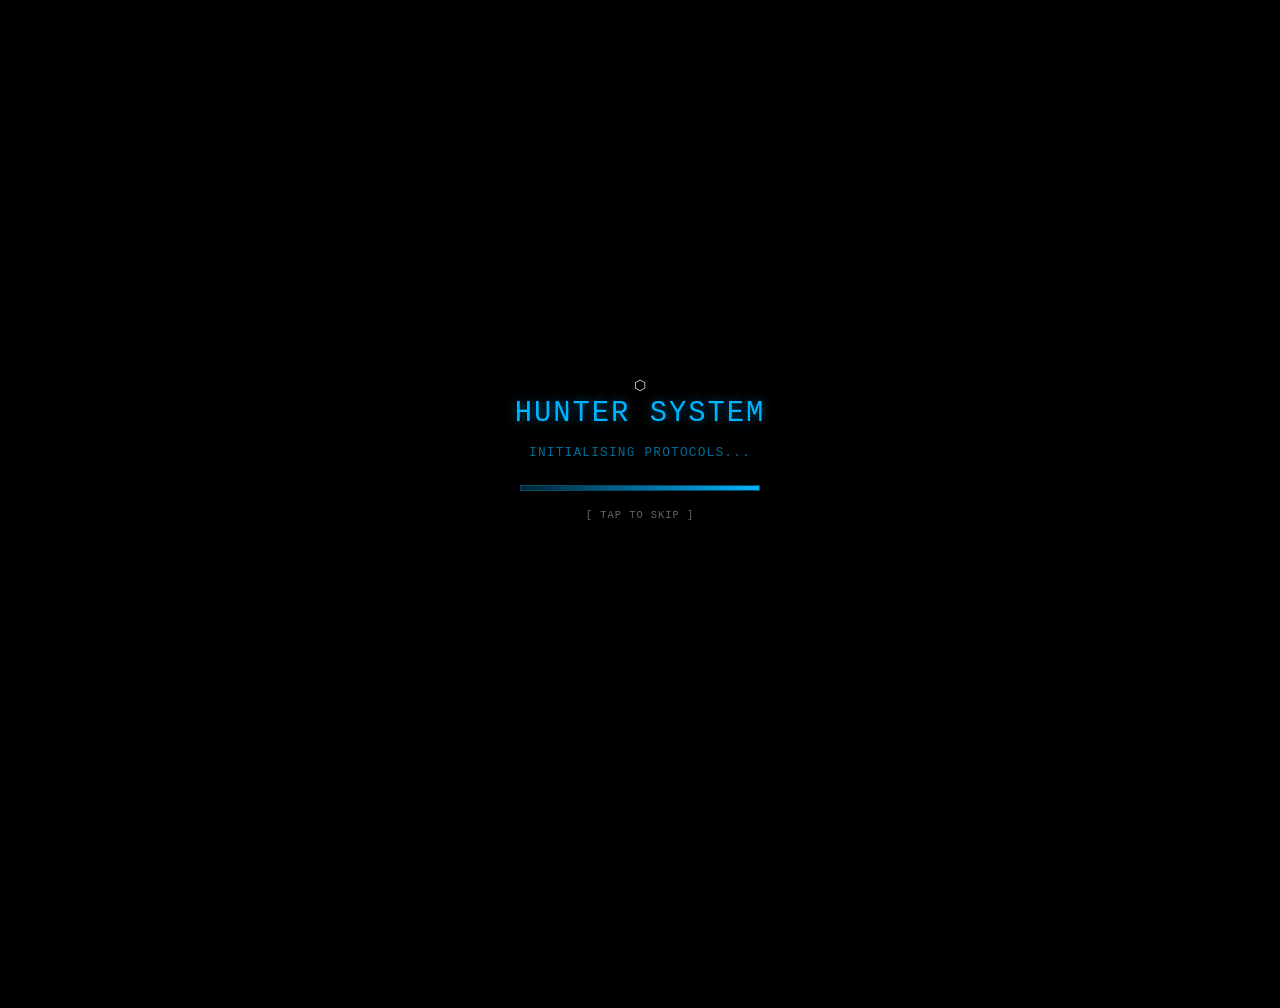
<file: index.html>
<!DOCTYPE html>
<html lang="en">
<head>
<meta charset="UTF-8"/>
<meta name="viewport" content="width=device-width, initial-scale=1.0, viewport-fit=cover, user-scalable=no"/>
<meta name="description" content="HUNTER SYSTEM — Solo Leveling RPG Quest Tracker"/>
<meta name="theme-color" content="#000000"/>
<title>SYSTEM — Hunter Quest Log</title>

<!-- Favicon -->
<link rel="icon" href="data:image/svg+xml,<svg xmlns='http://www.w3.org/2000/svg' viewBox='0 0 32 32'><rect width='32' height='32' fill='%23000000'/><text x='50%25' y='54%25' font-size='20' text-anchor='middle' dominant-baseline='middle' fill='%239900ff'>⬡</text></svg>"/>

<!--
  FONTS: Currently loading from Google CDN for convenience.
  For APK / offline use:
  1. Go to https://gwfh.mranftl.com/fonts
  2. Download: Black Ops One, Rajdhani (400/600/700), Bebas Neue, Share Tech Mono
  3. Place .woff2 files in /fonts/ directory
  4. Uncomment @font-face blocks in base.css and remove the line below
-->
<link rel="preconnect" href="https://fonts.googleapis.com"/>
<link rel="preconnect" href="https://fonts.gstatic.com" crossorigin/>
<link href="https://fonts.googleapis.com/css2?family=Black+Ops+One&family=Rajdhani:wght@400;600;700&family=Bebas+Neue&family=Share+Tech+Mono&display=swap" rel="stylesheet"/>

<!-- Stylesheets — order matters -->
<link rel="stylesheet" href="css/base.css"/>
<link rel="stylesheet" href="css/layout.css"/>
<link rel="stylesheet" href="css/components.css"/>
<link rel="stylesheet" href="css/visual-engine.css"/>
</head>
<body>

<!-- ═══════════════════════════════════════════════════════════
     BACKGROUND LAYERS
═══════════════════════════════════════════════════════════ -->
<canvas id="bg-canvas" aria-hidden="true"></canvas>
<div class="shadow-mist"   aria-hidden="true"></div>
<div class="shadow-aura"   aria-hidden="true"></div>
<div class="system-fragments" aria-hidden="true">
  <div class="system-fragment fragment-1"></div>
  <div class="system-fragment fragment-2"></div>
  <div class="system-fragment fragment-3"></div>
</div>
<div id="streaks-layer" aria-hidden="true"></div>
<div id="vignette"      aria-hidden="true"></div>

<!-- Hunter silhouette — place your image in images/silhouette.png -->
<div class="hunter-silhouette" aria-hidden="true"
     style="background:url('images/silhouette.png') no-repeat center bottom/contain;"></div>

<!-- ═══════════════════════════════════════════════════════════
     AWAKENING INTRO OVERLAY
═══════════════════════════════════════════════════════════ -->
<div id="awakening-overlay" role="dialog" aria-label="System awakening">
  <div class="aw-rune" aria-hidden="true">⬡</div>
  <div class="aw-title">HUNTER SYSTEM</div>
  <div class="aw-sub">INITIALISING PROTOCOLS...</div>
  <div class="aw-bar-wrap"><div class="aw-bar-fill"></div></div>
  <div class="aw-skip" data-action="skipAwakening" role="button" tabindex="0">[ TAP TO SKIP ]</div>
</div>

<!-- ═══════════════════════════════════════════════════════════
     FIRST CONTACT MODAL — one-time hunter setup
═══════════════════════════════════════════════════════════ -->
<div id="first-contact-backdrop" role="dialog" aria-label="Create your hunter">
  <div class="first-contact-box">
    <div class="fc-header">
      <span class="fc-rune" aria-hidden="true">⬡</span>
      <div class="fc-title">FIRST CONTACT</div>
      <div class="fc-sub">HUNTER DESIGNATION REQUIRED</div>
    </div>
    <div class="fc-body">
      <label class="fc-label" for="first-contact-input">HUNTER NAME</label>
      <input class="sys-input" id="first-contact-input" type="text"
             placeholder="[ ENTER DESIGNATION... ]"
             maxlength="32" autocomplete="off" spellcheck="false"/>
      <div id="first-contact-error" role="alert" aria-live="polite"></div>
      <div style="margin-top:16px;">
        <button class="sys-btn sys-btn-primary" data-action="submitFirstContact" style="width:100%;">
          <span>ARISE — BEGIN JOURNEY</span>
        </button>
      </div>
    </div>
  </div>
</div>

<!-- ═══════════════════════════════════════════════════════════
     SYSTEM NOTIFICATION MODAL
═══════════════════════════════════════════════════════════ -->
<div id="sys-modal-backdrop" role="dialog" aria-modal="true">
  <div class="sys-modal">
    <div class="sys-modal-header">
      <span class="tag" id="sys-modal-tag">SYSTEM</span>
    </div>
    <div class="sys-modal-body" id="sys-modal-body"></div>
    <div class="sys-modal-footer">
      <button class="sys-btn sys-btn-primary" data-action="closeSysModal">
        <span>CONFIRM</span>
      </button>
    </div>
  </div>
</div>

<!-- ═══════════════════════════════════════════════════════════
     LEVEL UP EVENT
═══════════════════════════════════════════════════════════ -->
<div id="levelup-event" aria-live="assertive">
  <div class="lvl-rune-ring"   aria-hidden="true"></div>
  <div class="lvl-rune-ring-2" aria-hidden="true"></div>
  <div class="lvl-pillar pillar-left"  aria-hidden="true"></div>
  <div class="lvl-pillar pillar-right" aria-hidden="true"></div>
  <div class="lvl-text-wrap">
    <div class="lvl-badge">LEVEL UP</div>
    <div class="lvl-number" id="lvl-number-display">2</div>
    <div class="lvl-subtitle">POWER INCREASED</div>
  </div>
</div>

<!-- ═══════════════════════════════════════════════════════════
     RANK UP EVENT
═══════════════════════════════════════════════════════════ -->
<div id="rankup-event" aria-live="assertive">
  <div class="rankup-rank-text" id="rankup-rank-display">M</div>
  <div class="rankup-label">RANK PROMOTION</div>
  <div class="rankup-prev"  id="rankup-prev-rank"></div>
</div>

<!-- ═══════════════════════════════════════════════════════════
     VFX OVERLAYS
═══════════════════════════════════════════════════════════ -->
<div id="crit-overlay"       aria-hidden="true"></div>
<div id="quest-clear-flash"  aria-hidden="true"></div>

<!-- ═══════════════════════════════════════════════════════════
     TOAST CONTAINER
═══════════════════════════════════════════════════════════ -->
<div id="toast-container" role="status" aria-live="polite" aria-atomic="false"></div>

<!-- ═══════════════════════════════════════════════════════════
     CURSOR ELEMENTS
═══════════════════════════════════════════════════════════ -->
<div id="cursor-ring"             aria-hidden="true"></div>
<div id="cursor-dot"              aria-hidden="true"></div>
<div id="cursor-trail-container"  aria-hidden="true"></div>

<!-- ═══════════════════════════════════════════════════════════
     MAIN APP
═══════════════════════════════════════════════════════════ -->
<!-- Screen flash overlay for AAA visual impact -->
<div id="screen-flash" class="screen-flash-layer"></div>
<div id="app" data-component="root">

  <div id="system-viewport" data-component="viewport">
    <div id="monarch-hud" aria-hidden="false" data-component="hud">
      <div class="hud-corner top-left"></div>
      <div class="hud-corner top-right"></div>

      <header class="hud-status-line" role="banner">
        <div class="hud-brand">SHADOW⬡CORE</div>
        <div class="hud-stat">LVL <span id="hud-lvl">1</span></div>
        <div class="hud-stat">STRK <span id="hud-strk">0</span></div>
        <div class="hud-stat-spacer"></div>
        <div id="header-hunter-name" aria-label="Hunter name"></div>
        <div id="header-status" aria-label="System status">AWAKEN TO BEGIN</div>
        <div id="header-streak" aria-label="Login streak"></div>
        <div class="hud-clock" id="eod-countdown" aria-label="End of day countdown" aria-live="off"></div>
        <div id="save-indicator" aria-live="polite">SAVED</div>
        <div class="bonus-gate-indicator" id="bonus-gate-indicator"
             data-action="triggerBonusGate" role="button" tabindex="0"
             aria-label="Bonus gate available">
          ◆ GATE
          <span id="bgi-sub-text"></span>
        </div>
      </header>

      <!-- NAVIGATION HUD (SLIDE TABS) -->
      <nav class="hud-nav" aria-label="Main Navigation">
        <button class="nav-orb active tab-btn" data-tab="hq" title="System Hub">
          <span class="nav-icon" aria-hidden="true">⬡</span>
          <span class="nav-label">SYSTEM HUB</span>
        </button>
        <button class="nav-orb tab-btn" data-tab="quests" title="Active Quests">
          <span class="nav-icon" aria-hidden="true">◈</span>
          <span class="nav-label">QUESTS</span>
        </button>
        <button class="nav-orb tab-btn" data-tab="dungeon" id="tab-dungeon" title="Active Raid Zones">
          <span class="nav-icon" aria-hidden="true">🌀</span>
          <span class="nav-label">GATES</span>
        </button>
        <button class="nav-orb tab-btn" data-tab="arsenal" id="tab-arsenal" title="System Shop & Inventory">
          <span class="nav-icon" aria-hidden="true">⚔</span>
          <span class="nav-label">ARSENAL</span>
        </button>
        <button class="nav-orb tab-btn" data-tab="profile" title="Hunter Status">
          <span class="nav-icon" aria-hidden="true">👤</span>
          <span class="nav-label">STATUS</span>
        </button>
      </nav>
    </div>

    <div id="spatial-canvas">

    <!-- ═══ HQ TAB ═══ -->
    <main id="page-hq" class="page spatial-node" role="main" data-component="hq">
      <div class="hq-main-column">
        <!-- Daily Login Gate - appears only when not logged in today -->
        <section class="awakening-gate" id="awakening-gate" aria-live="polite">
          <div class="onboarding-head">
            <div class="onboarding-title">SYSTEM AWAKENING</div>
          </div>
          <p class="awakening-copy">Validate today to unlock quest tracking and protect your streak.</p>
          <button class="sys-btn sys-btn-primary awakening-login-btn" data-action="dailyLogin">
            <span>⚡ DAILY LOGIN</span>
          </button>
        </section>

        <section class="onboarding-panel" id="onboarding-panel" aria-live="polite">
          <div class="onboarding-head">
            <div class="onboarding-title">FIRST HUNT CHECKLIST</div>
            <button class="sys-btn sys-btn-sm" data-action="dismissOnboarding"><span>DISMISS</span></button>
          </div>
          <div class="onboarding-items">
            <div class="onb-item" id="onb-step-login">1. Use <strong>Daily Login</strong> to activate today</div>
            <div class="onb-item" id="onb-step-add">2. Add at least one quest in HQ Quick Register</div>
            <div class="onb-item" id="onb-step-complete">3. Complete a quest to gain XP and Gold</div>
          </div>
        </section>

        <!-- MISSION CONTROL -->
        <div class="sys-label">MISSION CONTROL</div>
        <section class="mission-control-panel">
          <div class="mcp-topline">YOUR NEXT MOVE</div>
          <h1 id="next-action-title">Start your day with Daily Login</h1>
          <p id="next-action-copy">Login to unlock quests, earn XP, and protect your streak.</p>
          <div class="next-action-meta" id="next-action-meta">+5 to +15 XP available now</div>
          <div class="next-action-row">
            <button class="sys-btn sys-btn-primary cta-dominant" data-action="takeNextAction">
              <span id="next-action-btn-label">⚡ DAILY LOGIN</span>
            </button>
            <button class="sys-btn" data-action="switchTab" data-target-tab="quests">
              <span>OPEN QUESTS</span>
            </button>
          </div>
        </section>

        <section class="quick-register-panel" id="quick-register-panel" aria-label="Quick register quest">
          <div class="sys-label">QUICK REGISTER</div>
          <div class="quest-input-wrap quest-input-wrap-hq">
            <input class="sys-input" type="text" id="quest-name-input-hq"
                   placeholder="[ REGISTER NEW QUEST... ]"
                   maxlength="120" autocomplete="off"/>
            <button class="quest-add-btn" data-action="addQuestHQ" aria-label="Add quest from HQ">+ REGISTER</button>
          </div>
        </section>
      </div>

      <div class="hq-side-column">
        <!-- COMPACT HUNTER STATUS CARD -->
        <div class="sys-label">HUNTER STATUS</div>
        <div class="status-window" id="status-window-main">
          <div class="sw-header">
            <div class="sw-title">STATUS WINDOW</div>
            <div class="rank-hex rank-K" id="rank-hex-badge">K</div>
          </div>
          <div class="sw-body">
            <div class="sw-grid">
              <div class="sw-cell">
                <div class="sw-cell-key">EXPERIENCE</div>
                <div class="sw-cell-val xp-val t-num" id="xp-display">12</div>
                <div class="sw-cell-sub">TOTAL XP</div>
              </div>
              <div class="sw-cell">
                <div class="sw-cell-key">GOLD</div>
                <div class="sw-cell-val gold-val t-num" id="gold-display">5</div>
                <div class="sw-cell-sub">TOTAL GOLD</div>
              </div>
              <div class="sw-cell">
                <div class="sw-cell-key">LEVEL</div>
                <div class="sw-cell-val level-val t-num" id="level-display">1</div>
                <div class="sw-cell-sub">HUNTER LVL</div>
              </div>
              <div class="sw-cell">
                <div class="sw-cell-key">LOGIN STREAK</div>
                <div class="sw-cell-val streak-val t-num" id="streak-display">0</div>
                <div class="sw-cell-sub">DAYS</div>
              </div>
            </div>

            <!-- XP Bar -->
            <div class="xp-bar-wrap">
              <div class="xp-bar-label">
                <span>EXPERIENCE</span>
                <span id="xp-progress-text">12 / 100</span>
              </div>
              <div class="xp-to-next" id="xp-to-next"><span>88</span> XP to Level 2</div>
              <div class="xp-bar-track">
                <div class="xp-bar-fill energy-flow" id="xp-bar-fill" style="width:12%;"></div>
              </div>
            </div>

            <!-- Gold Bar -->
            <div class="gold-bar-wrap">
              <div class="gold-bar-label">
                <span>GOLD TOWARD RANK</span>
                <span id="gold-progress-text">5 / 50</span>
              </div>
              <div class="gold-track">
                <div class="gold-fill" id="gold-bar-fill" style="width:10%;"></div>
              </div>
            </div>

            <!-- Streak Bar -->
            <div class="streak-bar-wrap streak-bar-row">
              <div class="streak-bar-label">
                <span>WEEKLY STREAK</span>
                <span id="streak-progress-text">0 / 7 days</span>
              </div>
              <div class="streak-segments" id="streak-segments">
                <div class="streak-seg" data-day="1"></div>
                <div class="streak-seg" data-day="2"></div>
                <div class="streak-seg" data-day="3"></div>
                <div class="streak-seg" data-day="4"></div>
                <div class="streak-seg" data-day="5"></div>
                <div class="streak-seg" data-day="6"></div>
                <div class="streak-seg" data-day="7"></div>
              </div>
            </div>

            <!-- Power Level Bar -->
            <div class="power-bar-wrap">
              <div class="power-bar-label">
                <span>HUNTER POWER</span>
                <span id="power-level-text" style="color:var(--mana);font-family:var(--font-mono);">0</span>
              </div>
              <div class="power-bar-track">
                <div class="power-level-fill" id="power-level-fill" style="width:0%;"></div>
              </div>
            </div>

          </div>
        </div>

        <!-- COMMANDS -->
        <div class="sys-label">COMMANDS</div>
        <div class="cmd-row">
          <button class="cmd-btn cmd-login" id="login-btn" data-action="dailyLogin">⚡ DAILY LOGIN</button>
          <button class="cmd-btn cmd-eod"   id="end-day-btn"    data-action="endOfDay">☽ END OF DAY</button>
          <button class="cmd-btn cmd-sim"   id="end-day-sim-btn" data-action="endDaySimulation" style="display:none;">↺ NEW DAY SIM</button>
        </div>

        <!-- ACTIVITY LOG -->
        <div class="hq-collapsible expanded" id="sec-activity">
          <button class="hq-collapse-toggle" data-action="toggleSection" data-section="activity" aria-expanded="true">
            <span class="sys-label">ACTIVITY LOG</span>
            <span class="collapse-right">
              <span class="collapse-meta" id="meta-activity"></span>
              <span class="collapse-icon">−</span>
            </span>
          </button>
          <div class="hq-collapse-body">
            <div class="xp-hist-panel">
              <div class="xp-hist-title">RECENT XP CHANGES — LAST 5</div>
              <div class="xp-hist-list" id="xp-history-list" role="list">
                <span class="xp-hist-empty">[ NO RECORDS ]</span>
              </div>
            </div>
          </div>
        </div>

        <!-- EOD SUMMARY -->
        <div id="end-of-day-summary" class="eod-panel" role="status" style="display:none;">
          <h4>◈ END OF DAY REPORT</h4>
          <div class="eod-line">Original XP:    <strong><span id="summary-original-xp">0</span></strong></div>
          <div class="eod-line">Original Gold:  <strong><span id="summary-original-gold">0</span></strong></div>
          <div class="eod-line">Failed Quests:  <strong><span id="summary-failed-count">0</span></strong></div>
          <div class="eod-line">Penalty:        <strong><span id="summary-penalty">0</span>%</strong></div>
          <div class="eod-line">Final XP:       <strong><span id="summary-final-xp">0</span></strong></div>
          <div class="eod-line">Final Gold:     <strong><span id="summary-final-gold">0</span></strong></div>
        </div>
      </div>
    </main><!-- /page-hq -->

    <!-- ═══ QUESTS TAB ═══ -->
    <section id="page-quests" class="page spatial-node" aria-label="Daily quests" data-component="quests">

      <!-- DYNAMIC THEMED BACKGROUND -->
      <div class="dynamic-bg-layer" style="background-image: url('https://images.unsplash.com/photo-1550684848-fac1c5b4e853?q=80&w=1920&auto=format&fit=crop');"></div>

      <div class="quest-controls-sidebar">
        <div style="display:flex;align-items:center;justify-content:space-between;margin-bottom:var(--gap);flex-wrap:wrap;gap:10px; position:relative; z-index:2;">
          <div class="sys-label" style="margin-bottom:0;border:none;padding:0;">DAILY QUEST BOARD</div>
          <div class="shadow-counter" aria-label="Shadow army count">
            <span>SHADOW ARMY</span>
            <span class="shadow-counter-num t-num" id="shadow-army-count">0</span>
          </div>
        </div>

        <!-- Tier selector -->
        <div class="tier-selector" role="group" aria-label="Quest tier">
          <span class="tier-label">TIER:</span>
          <button class="tier-btn active-tier" data-tier="E" data-action="selectTier">E</button>
          <button class="tier-btn"             data-tier="N" data-action="selectTier">N</button>
          <button class="tier-btn"             data-tier="H" data-action="selectTier">H</button>
          <button class="tier-btn"             data-tier="S" data-action="selectTier">S</button>
        </div>

        <!-- Quick templates -->
        <div class="quest-templates-row" role="list" aria-label="Quick add templates">
          <button class="template-btn" data-action="useTemplate" data-template="📚 Study for 2 hours">📚 Study 2h</button>
          <button class="template-btn" data-action="useTemplate" data-template="🏃 Exercise 30 minutes">🏃 Exercise 30m</button>
          <button class="template-btn" data-action="useTemplate" data-template="💻 Code for 1 hour">💻 Code 1h</button>
          <button class="template-btn" data-action="useTemplate" data-template="📖 Read 50 pages">📖 Read 50p</button>
          <button class="template-btn" data-action="useTemplate" data-template="🧘 Meditate 15 minutes">🧘 Meditate 15m</button>
          <button class="template-btn" data-action="useTemplate" data-template="💧 Drink 8 glasses of water">💧 Hydrate</button>
        </div>

        <!-- Add quest input -->
        <div class="quest-input-wrap">
          <input class="sys-input" type="text" id="quest-name-input"
                 placeholder="[ ENTER MISSION OBJECTIVE... ]"
                 maxlength="120" autocomplete="off"/>
          <button class="quest-add-btn" data-action="addQuest" aria-label="Add quest">+ REGISTER</button>
        </div>
      </div>

      <div class="quest-list-column">
        <!-- Quest list -->
        <div id="quest-list" role="list" aria-label="Active quests"></div>

        <!-- Bonus gate panel -->
        <div class="bonus-gate-panel" id="bonus-gate-panel" role="dialog" aria-label="Bonus gate reward">
          <div class="sys-label">◆ BONUS GATE</div>
          <div id="gate-reward-box">[ REWARD PENDING — ENTER GATE ]</div>
          <button class="gate-open-btn sys-btn" id="gate-open-btn" data-action="openGate">
            <span>OPEN GATE</span>
          </button>
        </div>
      </div>

    </section><!-- /page-quests -->

    <!-- ═══ DUNGEON TAB ═══ -->
    <section id="page-dungeon" class="page spatial-node" aria-label="Dungeon" data-component="dungeon">

      <!-- DYNAMIC THEMED BACKGROUND -->
      <div class="dynamic-bg-layer" style="background-image: url('https://images.unsplash.com/photo-1618005182384-a83a8bd57fbe?q=80&w=1920&auto=format&fit=crop');"></div>

      <div class="sys-label" style="position:relative; z-index:2;">ACTIVE RAID ZONES</div>

      <div id="forest-dungeon" class="dungeon-card locked-d" style="position:relative; z-index:2;">
        <div class="dungeon-banner">
          <!-- DYNAMIC THEMED BACKGROUND INNER -->
          <div class="dynamic-bg-layer-inner" style="background-image: url('https://images.unsplash.com/photo-1542382156909-9ae37b3f56fd?q=80&w=800&auto=format&fit=crop');"></div>
          <div class="gate-portal locked" id="gate-portal" aria-hidden="true">
            <div class="gate-ring"></div>
            <div class="gate-ring"></div>
            <div class="gate-ring"></div>
            <div class="gate-core"></div>
          </div>
          <div class="dungeon-banner-title">🌲 FOREST DUNGEON</div>
          <div id="forest-status" class="dungeon-status-badge dsb-locked" aria-live="polite">⬡ LOCKED</div>
        </div>
        <div class="dungeon-body">
          <div class="dungeon-progress-wrap" id="dungeon-progress-wrap" style="display:none;">
            <div class="dungeon-progress-label">
              DUNGEON PROGRESS <span id="dungeon-prog-text">0 / 3 DAYS</span>
            </div>
            <div class="dungeon-prog-track">
              <div class="dungeon-prog-fill" id="dungeon-prog-fill"></div>
            </div>
          </div>
          <div id="forest-requirements" class="dungeon-req">◈ Unlock: Level 5 · Rank M or above</div>
          <button id="start-forest-btn" class="enter-btn" data-action="startForestDungeon" style="display:none;">▶ ENTER DUNGEON</button>

          <div id="forest-quest-list" class="dungeon-quest-list">
            <div class="dday"><h4>⬡ DAY 1</h4>
              <div class="dquest">◈ Clear the forest path</div>
              <div class="dquest">◈ Gather herbs for potions</div>
            </div>
            <div class="dday"><h4>⬡ DAY 2</h4>
              <div class="dquest">◈ Find the ancient shrine</div>
              <div class="dquest">◈ Defeat forest guardians</div>
            </div>
            <div class="dday"><h4>⬡ DAY 3</h4>
              <div class="dquest">◈ Navigate the dark grove</div>
              <div class="dquest">◈ Prepare for battle</div>
              <div class="dquest boss-quest">⚔ BOSS: Defeat the Forest Guardian</div>
            </div>
          </div>

          <!-- Boss section -->
          <div class="boss-silhouette-wrap" id="boss-silhouette" aria-label="Dungeon boss">
            <div style="width:160px;height:160px;margin:0 auto 12px;border:var(--b-danger);overflow:hidden;position:relative;">
              <div class="dynamic-bg-layer-inner" style="background-image: url('https://images.unsplash.com/photo-1542451313056-b7c8e626645f?q=80&w=400&auto=format&fit=crop');"></div>
              <!-- Fallback SVG boss -->
              <svg class="boss-svg" viewBox="0 0 100 120" xmlns="http://www.w3.org/2000/svg" style="position:relative;z-index:1;opacity:0.7;">
                <polygon points="50,0 44,18 38,6 42,22 30,14 40,26 22,22 36,32 16,34 34,40 10,48 32,48 8,62 34,56 16,72 38,62 28,80 46,66 44,86 52,68 56,86 54,66 72,80 62,62 84,72 74,56 92,62 74,48 90,48 66,40 84,34 68,32 78,26 60,22 70,14 58,22 62,6 56,18" fill="rgba(204,0,0,0.6)"/>
                <ellipse cx="50" cy="55" rx="18" ry="22" fill="rgba(102,0,204,0.5)"/>
                <circle cx="44" cy="50" r="3" fill="var(--gate-bright)"/>
                <circle cx="56" cy="50" r="3" fill="var(--gate-bright)"/>
              </svg>
            </div>
            <div class="boss-name" style="position:relative; z-index:2;">🌲 FOREST GUARDIAN</div>
            <div class="boss-subtitle">S-RANK BOSS · DUNGEON DEPTH 3</div>
            <div style="margin-top:12px;padding:0 16px;">
              <div class="boss-hp-label">BOSS HP</div>
              <div class="boss-hp-track">
                <div class="boss-hp-fill" id="boss-hp-fill" style="width:100%;"></div>
              </div>
            </div>
            <p style="font-family:var(--font-mono);font-size:8px;color:rgba(255,255,255,0.18);text-align:center;margin-top:8px;">
              © Solo Leveling — Chugong / DUBU · Ize Press · Fan display only
            </p>
          </div>

        </div>
      </div>

    </section><!-- /page-dungeon -->

    <!-- ═══ ARSENAL TAB ═══ -->
    <section id="page-arsenal" class="page spatial-node" aria-label="Arsenal and shop" data-component="arsenal">

      <!-- DYNAMIC THEMED BACKGROUND -->
      <div class="dynamic-bg-layer" style="background-image: url('https://images.unsplash.com/photo-1552820728-8b83bb6b773f?q=80&w=1920&auto=format&fit=crop');"></div>

      <div class="sys-label" style="position:relative; z-index:2;">SYSTEM SHOP</div>
      <div class="shop-gold-row" style="position:relative; z-index:2;">
        <span class="shop-gold-icon" aria-hidden="true">◇</span>
        <span>AVAILABLE GOLD:</span>
        <span id="shop-gold-display" class="t-num" style="font-size:22px;">0</span>
      </div>

      <div class="equip-grid" style="position:relative; z-index:2;">

        <!-- Sword -->
        <div class="equip-card" id="sword-item">
          <div class="card-shine" aria-hidden="true"></div>
          <!-- DYNAMIC THEMED BACKGROUND INNER -->
          <div class="equip-img-wrap" aria-label="Sword image">
            <div class="dynamic-bg-layer-inner" style="background-image: url('https://images.unsplash.com/photo-1598463283281-a602c38865e9?q=80&w=400&auto=format&fit=crop');"></div>
            <div class="equip-placeholder" aria-hidden="true" style="position:relative; z-index:2;">⚔</div>
          </div>
          <div class="equip-name">SHADOW BLADE +1</div>
          <div class="equip-desc">Forged in the abyss. Increases quest XP by 10% when equipped. Binds to Shadow Monarch lineage.</div>
          <div class="equip-cost t-num">50 <span style="font-size:12px;font-family:var(--font-mono);">GOLD</span></div>
          <button class="buy-btn" id="buy-sword-btn" data-action="buyItem" data-item="sword">ACQUIRE</button>
        </div>

        <!-- Armor -->
        <div class="equip-card" id="armor-item">
          <div class="card-shine" aria-hidden="true"></div>
          <div class="equip-img-wrap" aria-label="Armor image">
            <div class="dynamic-bg-layer-inner" style="background-image: url('https://images.unsplash.com/photo-1595133644053-90ce51ce6026?q=80&w=400&auto=format&fit=crop');"></div>
            <div class="equip-placeholder" aria-hidden="true" style="position:relative; z-index:2;">◆</div>
          </div>
          <div class="equip-name">MONARCH ARMOR +1</div>
          <div class="equip-desc">Woven from shadow essence. Reduces end-of-day XP penalty by 20%. Rank K and above.</div>
          <div class="equip-cost t-num">75 <span style="font-size:12px;font-family:var(--font-mono);">GOLD</span></div>
          <button class="buy-btn" id="buy-armor-btn" data-action="buyItem" data-item="armor">ACQUIRE</button>
        </div>

        <!-- Streak Shield -->
        <div class="equip-card" id="streak-shield-item">
          <div class="card-shine" aria-hidden="true"></div>
          <div class="equip-img-wrap" aria-label="Shield image">
            <div class="dynamic-bg-layer-inner" style="background-image: url('https://images.unsplash.com/photo-1614729939124-032f0b56c9ce?q=80&w=400&auto=format&fit=crop');"></div>
            <div class="equip-placeholder" aria-hidden="true" style="position:relative; z-index:2;">◇</div>
          </div>
          <div class="equip-name">STREAK SHIELD</div>
          <div class="equip-desc">Ancient barrier. Auto-activates on a missed login day — preserves streak once. Single use.</div>
          <div class="equip-cost t-num">30 <span style="font-size:12px;font-family:var(--font-mono);">GOLD</span></div>
          <button class="buy-btn" id="buy-shield-btn" data-action="buyItem" data-item="shield">ACQUIRE</button>
        </div>

        <!-- Shadow Infusion (Infinite Sink) -->
        <div class="equip-card" id="shadow-infusion-item">
          <div class="card-shine" aria-hidden="true"></div>
          <div class="equip-img-wrap" aria-label="Infusion image">
            <div class="dynamic-bg-layer-inner" style="background-image: url('https://images.unsplash.com/photo-1550684848-fac1c5b4e853?q=80&w=400&auto=format&fit=crop');"></div>
            <div class="equip-placeholder" aria-hidden="true" style="position:relative; z-index:2; color:#9900ff; text-shadow:0 0 10px #ff00cc;">⬡</div>
          </div>
          <div class="equip-name" style="color:#ff00cc;">SHADOW INFUSION</div>
          <div class="equip-desc">Permanent essence integration. Increases Critical Hit payout multiplier by <span class="hl-green">+0.1x</span> per level.</div>
          <div class="equip-cost t-num" id="infusion-cost-display">100 <span style="font-size:12px;font-family:var(--font-mono);">GOLD</span></div>
          <button class="buy-btn sys-btn-primary" id="buy-infusion-btn" data-action="buyItem" data-item="shadow_infusion">INFUSE (LV. <span id="infusion-lvl-display">0</span>)</button>
        </div>

      </div>

    </section><!-- /page-arsenal -->

    <!-- ═══ PROFILE TAB ═══ -->
    <section id="page-profile" class="page spatial-node" aria-label="Hunter profile" data-component="profile">

      <!-- DYNAMIC THEMED BACKGROUND -->
      <div class="dynamic-bg-layer" style="background-image: url('https://images.unsplash.com/photo-1518770660439-4636190af475?q=80&w=1920&auto=format&fit=crop');"></div>

      <div class="sys-label" style="position:relative; z-index:2;">HUNTER PROFILE</div>

      <!-- Compact Hunter Card -->
      <div class="hunter-card-compact" id="hunter-card" style="position:relative; z-index:2;">
        <div class="hc-avatar">
          <div class="hc-rank-badge" id="profile-rank-badge">K</div>
        </div>
        <div class="hc-info">
          <div class="hc-name" id="profile-hunter-name">HUNTER</div>
          <div class="hc-stats-row">
            <span class="hc-stat">LVL <span id="profile-lvl">1</span></span>
            <span class="hc-stat">STRK <span id="profile-streak">0</span></span>
            <span class="hc-stat">GOLD <span id="profile-gold">0</span></span>
          </div>
          <div class="hc-xp-bar">
            <div class="hc-xp-fill" id="profile-xp-fill" style="width:12%;"></div>
          </div>
          <div class="hc-next-unlock" id="profile-next-unlock">Strike unlocks at Level 2 — 88 XP away</div>
        </div>
      </div>

      <!-- ACHIEVEMENTS -->
      <div class="sys-label" style="position:relative; z-index:2;">TITLES &amp; ACHIEVEMENTS</div>
      <div class="achievements-section" style="position:relative; z-index:2;">
        <div class="achievements-grid" id="achievements-grid" role="list"></div>
        <div class="achievements-empty" id="achievements-empty" style="display:none;">
          <p>No achievements earned yet. Complete quests and maintain your streak to unlock titles.</p>
        </div>
      </div>

      <!-- SKILL TREE -->
      <div class="sys-label" style="position:relative; z-index:2;">PASSIVE SKILLS</div>
      <div class="skill-tree-section" style="position:relative; z-index:2;">
        <div class="skill-tree-wrap">
          <div class="skill-tree-header">◆ HUNTER SKILL PROGRESSION</div>
          <div class="skill-tree-body">
            <div class="skill-branch">
              <div class="skill-node active" id="sn-1">
                <span class="skill-node-icon" aria-hidden="true">↯</span>
                <span class="skill-node-label">Swift</span>
                <div class="skill-node-tooltip">Unlock at Level 1 · Active</div>
              </div>
              <div class="skill-connector lit" id="sc-1"></div>
              <div class="skill-node locked" id="sn-2">
                <span class="skill-node-icon" aria-hidden="true">◈</span>
                <span class="skill-node-label">Strike</span>
                <div class="skill-node-tooltip">Unlock at Level 2</div>
              </div>
              <div class="skill-connector" id="sc-2"></div>
              <div class="skill-node locked" id="sn-3">
                <span class="skill-node-icon" aria-hidden="true">◆</span>
                <span class="skill-node-label">Guard</span>
                <div class="skill-node-tooltip">Unlock at Level 3</div>
              </div>
              <div class="skill-connector" id="sc-3"></div>
              <div class="skill-node locked" id="sn-4">
                <span class="skill-node-icon" aria-hidden="true">◇</span>
                <span class="skill-node-label">Mana</span>
                <div class="skill-node-tooltip">Unlock at Level 4</div>
              </div>
              <div class="skill-connector" id="sc-4"></div>
              <div class="skill-node locked" id="sn-5">
                <span class="skill-node-icon" aria-hidden="true">⬡</span>
                <span class="skill-node-label">Shadow</span>
                <div class="skill-node-tooltip">Unlock at Level 5 · Shadow Monarch</div>
              </div>
            </div>
          </div>
        </div>
      </div>

      <!-- DATA MANAGEMENT -->
      <div class="sys-label" style="position:relative; z-index:2;">DATA MANAGEMENT</div>
      <div class="data-section" style="position:relative; z-index:2;">
        <div class="data-mgmt-row">
          <button class="data-btn" data-action="exportData">⬇ EXPORT SAVE</button>
          <button class="data-btn" data-action="importTrigger">⬆ IMPORT SAVE</button>
          <input type="file" id="import-file-input" accept=".json" aria-label="Import save file" style="display:none;"/>
        </div>
        <div class="data-reset-section">
          <button class="data-btn data-btn-danger" data-action="initiateReset">⚠ RESET PROFILE</button>
          <p class="data-warning-note">Reset applies permanent penalties. This cannot be undone.</p>
        </div>
      </div>

      <!-- Hunter Name Update -->
      <div class="sys-label" style="position:relative; z-index:2;">HUNTER DESIGNATION</div>
      <div class="profile-name-section" style="position:relative; z-index:2;">
        <div class="quest-input-wrap">
          <input class="sys-input" type="text" id="hunter-name-input-inline"
                 placeholder="[ UPDATE HUNTER DESIGNATION... ]"
                 maxlength="32" autocomplete="off" spellcheck="false"/>
          <button class="quest-add-btn" data-action="updateHunterName" aria-label="Update hunter name">UPDATE</button>
        </div>
      </div>

    </section><!-- /page-profile -->

    </div><!-- /spatial-canvas -->
  </div><!-- /system-viewport -->
</div><!-- /app -->

<button class="floating-action-orb" data-action="quickAddQuest" aria-label="Quick add quest">+</button>

<!-- Hidden message element (accessibility / test) -->
<div id="message" style="display:none;" aria-hidden="true"></div>

<!-- ═══════════════════════════════════════════════════════════
     COMBO DISPLAY (Visual Engine)
═══════════════════════════════════════════════════════════ -->
<div id="combo-display" role="status" aria-live="polite">
  <div class="combo-badge">
    <span class="combo-count">0</span> CHAIN
  </div>
  <span class="combo-multiplier">x1.0</span>
</div>

<!-- ═══════════════════════════════════════════════════════════
     MOMENTUM BAR (Visual Engine)
═══════════════════════════════════════════════════════════ -->
<div id="momentum-bar" role="progressbar" aria-valuemin="0" aria-valuemax="100">
  <div class="momentum-fill" style="width: 0%;"></div>
</div>

<!-- ═══════════════════════════════════════════════════════════
     SCRIPTS — load order is critical
═══════════════════════════════════════════════════════════ -->

<!-- Config must load first -->
<script src="config/Config.js"></script>

<!-- Core Systems -->
<script src="core/StateEngine.js"></script>
<script src="core/ModeResolver.js"></script>
<script src="core/ComponentManager.js"></script>
<script src="core/TransitionManager.js"></script>

<!-- Subsystems -->
<script src="systems/TimerSystem.js"></script>
<script src="systems/FlowSystem.js"></script>
<script src="systems/SprintSystem.js"></script>
<script src="systems/MomentumSystem.js"></script>
<script src="systems/DecaySystem.js"></script>
<script src="systems/InstabilitySystem.js"></script>

<!-- Render -->
<script src="render/RenderRegistry.js"></script>
<script src="render/RenderLayer.js"></script>

<!-- Main System Loop -->
<script src="main/SystemLoop.js"></script>

<!-- Original App Scripts -->
<script src="js/state.js"  defer></script>
<script src="js/engine.js" defer></script>
<script src="js/ui.js"     defer></script>
<script src="js/images.js" defer></script>
<script src="js/visual-engine.js" defer></script>
<script src="js/adaptive-engine.js" defer></script>
<script src="js/main.js"></script>

</body>
</html>
</file>
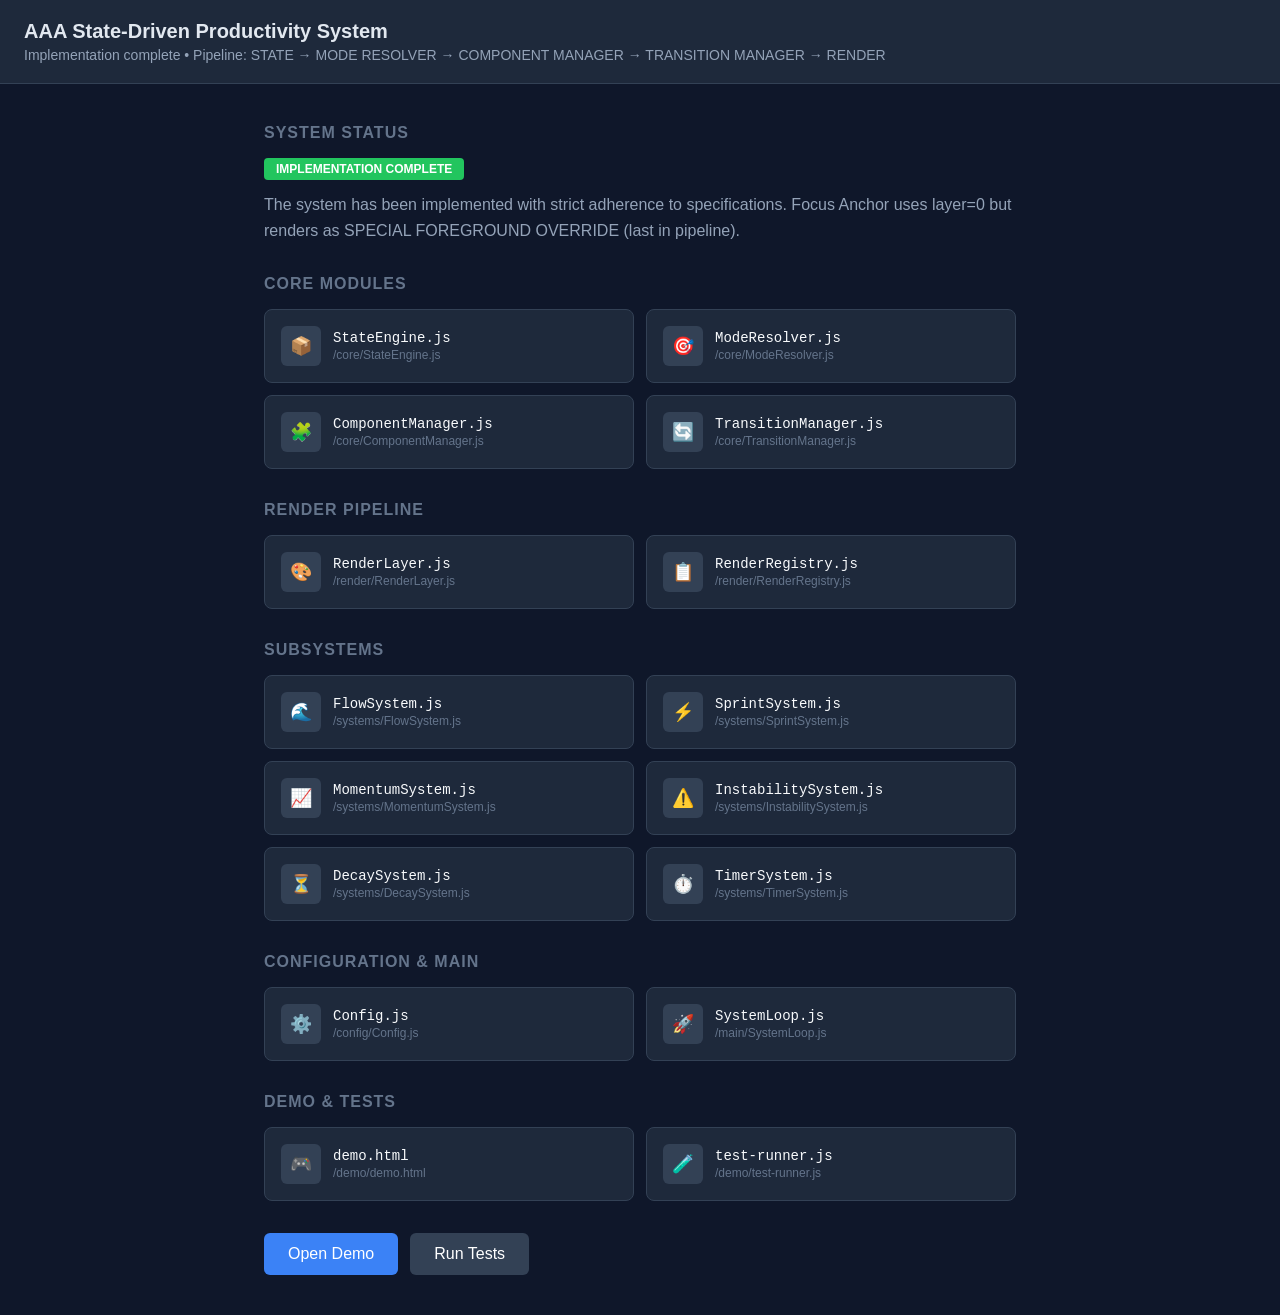
<file: index-export.html>
<!DOCTYPE html>
<html lang="en">
<head>
  <meta charset="UTF-8">
  <meta name="viewport" content="width=device-width, initial-scale=1.0">
  <title>AAA Productivity System - Implementation</title>
  <style>
    * { margin: 0; padding: 0; box-sizing: border-box; }
    body {
      font-family: -apple-system, BlinkMacSystemFont, 'Segoe UI', Roboto, sans-serif;
      background: #0f172a;
      color: #e2e8f0;
      min-height: 100vh;
      display: flex;
      flex-direction: column;
    }
    .header {
      padding: 20px 24px;
      background: #1e293b;
      border-bottom: 1px solid #334155;
    }
    .header h1 { font-size: 20px; font-weight: 600; }
    .header p { color: #94a3b8; margin-top: 4px; font-size: 14px; }
    .content {
      flex: 1;
      padding: 40px 24px;
      max-width: 800px;
      margin: 0 auto;
      width: 100%;
    }
    .section { margin-bottom: 32px; }
    .section h2 {
      font-size: 16px;
      text-transform: uppercase;
      color: #64748b;
      letter-spacing: 1px;
      margin-bottom: 16px;
    }
    .file-list {
      display: grid;
      grid-template-columns: repeat(auto-fill, minmax(280px, 1fr));
      gap: 12px;
    }
    .file-item {
      background: #1e293b;
      border: 1px solid #334155;
      border-radius: 8px;
      padding: 16px;
      display: flex;
      align-items: center;
      gap: 12px;
    }
    .file-icon {
      width: 40px;
      height: 40px;
      background: #334155;
      border-radius: 6px;
      display: flex;
      align-items: center;
      justify-content: center;
      font-size: 18px;
    }
    .file-info { flex: 1; }
    .file-name {
      font-size: 14px;
      font-weight: 500;
      color: #f8fafc;
      font-family: monospace;
    }
    .file-path {
      font-size: 12px;
      color: #64748b;
      margin-top: 2px;
    }
    .actions {
      display: flex;
      gap: 12px;
      margin-top: 24px;
    }
    .btn {
      padding: 12px 24px;
      background: #3b82f6;
      color: white;
      text-decoration: none;
      border-radius: 6px;
      font-weight: 500;
      transition: background 0.15s;
    }
    .btn:hover { background: #2563eb; }
    .btn.secondary {
      background: #334155;
    }
    .btn.secondary:hover { background: #475569; }
    .status-badge {
      display: inline-block;
      padding: 4px 12px;
      background: #22c55e;
      color: white;
      border-radius: 4px;
      font-size: 12px;
      font-weight: 600;
    }
  </style>
</head>
<body>
  <div class="header">
    <h1>AAA State-Driven Productivity System</h1>
    <p>Implementation complete • Pipeline: STATE → MODE RESOLVER → COMPONENT MANAGER → TRANSITION MANAGER → RENDER</p>
  </div>

  <div class="content">
    <div class="section">
      <h2>System Status</h2>
      <p><span class="status-badge">IMPLEMENTATION COMPLETE</span></p>
      <p style="margin-top: 12px; color: #94a3b8; line-height: 1.6;">
        The system has been implemented with strict adherence to specifications.
        Focus Anchor uses layer=0 but renders as SPECIAL FOREGROUND OVERRIDE (last in pipeline).
      </p>
    </div>

    <div class="section">
      <h2>Core Modules</h2>
      <div class="file-list">
        <div class="file-item">
          <div class="file-icon">📦</div>
          <div class="file-info">
            <div class="file-name">StateEngine.js</div>
            <div class="file-path">/core/StateEngine.js</div>
          </div>
        </div>
        <div class="file-item">
          <div class="file-icon">🎯</div>
          <div class="file-info">
            <div class="file-name">ModeResolver.js</div>
            <div class="file-path">/core/ModeResolver.js</div>
          </div>
        </div>
        <div class="file-item">
          <div class="file-icon">🧩</div>
          <div class="file-info">
            <div class="file-name">ComponentManager.js</div>
            <div class="file-path">/core/ComponentManager.js</div>
          </div>
        </div>
        <div class="file-item">
          <div class="file-icon">🔄</div>
          <div class="file-info">
            <div class="file-name">TransitionManager.js</div>
            <div class="file-path">/core/TransitionManager.js</div>
          </div>
        </div>
      </div>
    </div>

    <div class="section">
      <h2>Render Pipeline</h2>
      <div class="file-list">
        <div class="file-item">
          <div class="file-icon">🎨</div>
          <div class="file-info">
            <div class="file-name">RenderLayer.js</div>
            <div class="file-path">/render/RenderLayer.js</div>
          </div>
        </div>
        <div class="file-item">
          <div class="file-icon">📋</div>
          <div class="file-info">
            <div class="file-name">RenderRegistry.js</div>
            <div class="file-path">/render/RenderRegistry.js</div>
          </div>
        </div>
      </div>
    </div>

    <div class="section">
      <h2>Subsystems</h2>
      <div class="file-list">
        <div class="file-item">
          <div class="file-icon">🌊</div>
          <div class="file-info">
            <div class="file-name">FlowSystem.js</div>
            <div class="file-path">/systems/FlowSystem.js</div>
          </div>
        </div>
        <div class="file-item">
          <div class="file-icon">⚡</div>
          <div class="file-info">
            <div class="file-name">SprintSystem.js</div>
            <div class="file-path">/systems/SprintSystem.js</div>
          </div>
        </div>
        <div class="file-item">
          <div class="file-icon">📈</div>
          <div class="file-info">
            <div class="file-name">MomentumSystem.js</div>
            <div class="file-path">/systems/MomentumSystem.js</div>
          </div>
        </div>
        <div class="file-item">
          <div class="file-icon">⚠️</div>
          <div class="file-info">
            <div class="file-name">InstabilitySystem.js</div>
            <div class="file-path">/systems/InstabilitySystem.js</div>
          </div>
        </div>
        <div class="file-item">
          <div class="file-icon">⏳</div>
          <div class="file-info">
            <div class="file-name">DecaySystem.js</div>
            <div class="file-path">/systems/DecaySystem.js</div>
          </div>
        </div>
        <div class="file-item">
          <div class="file-icon">⏱️</div>
          <div class="file-info">
            <div class="file-name">TimerSystem.js</div>
            <div class="file-path">/systems/TimerSystem.js</div>
          </div>
        </div>
      </div>
    </div>

    <div class="section">
      <h2>Configuration & Main</h2>
      <div class="file-list">
        <div class="file-item">
          <div class="file-icon">⚙️</div>
          <div class="file-info">
            <div class="file-name">Config.js</div>
            <div class="file-path">/config/Config.js</div>
          </div>
        </div>
        <div class="file-item">
          <div class="file-icon">🚀</div>
          <div class="file-info">
            <div class="file-name">SystemLoop.js</div>
            <div class="file-path">/main/SystemLoop.js</div>
          </div>
        </div>
      </div>
    </div>

    <div class="section">
      <h2>Demo & Tests</h2>
      <div class="file-list">
        <div class="file-item">
          <div class="file-icon">🎮</div>
          <div class="file-info">
            <div class="file-name">demo.html</div>
            <div class="file-path">/demo/demo.html</div>
          </div>
        </div>
        <div class="file-item">
          <div class="file-icon">🧪</div>
          <div class="file-info">
            <div class="file-name">test-runner.js</div>
            <div class="file-path">/demo/test-runner.js</div>
          </div>
        </div>
      </div>
    </div>

    <div class="actions">
      <a href="demo/demo.html" class="btn">Open Demo</a>
      <a href="demo/demo.html?test=true" class="btn secondary">Run Tests</a>
    </div>
  </div>
</body>
</html>
</file>
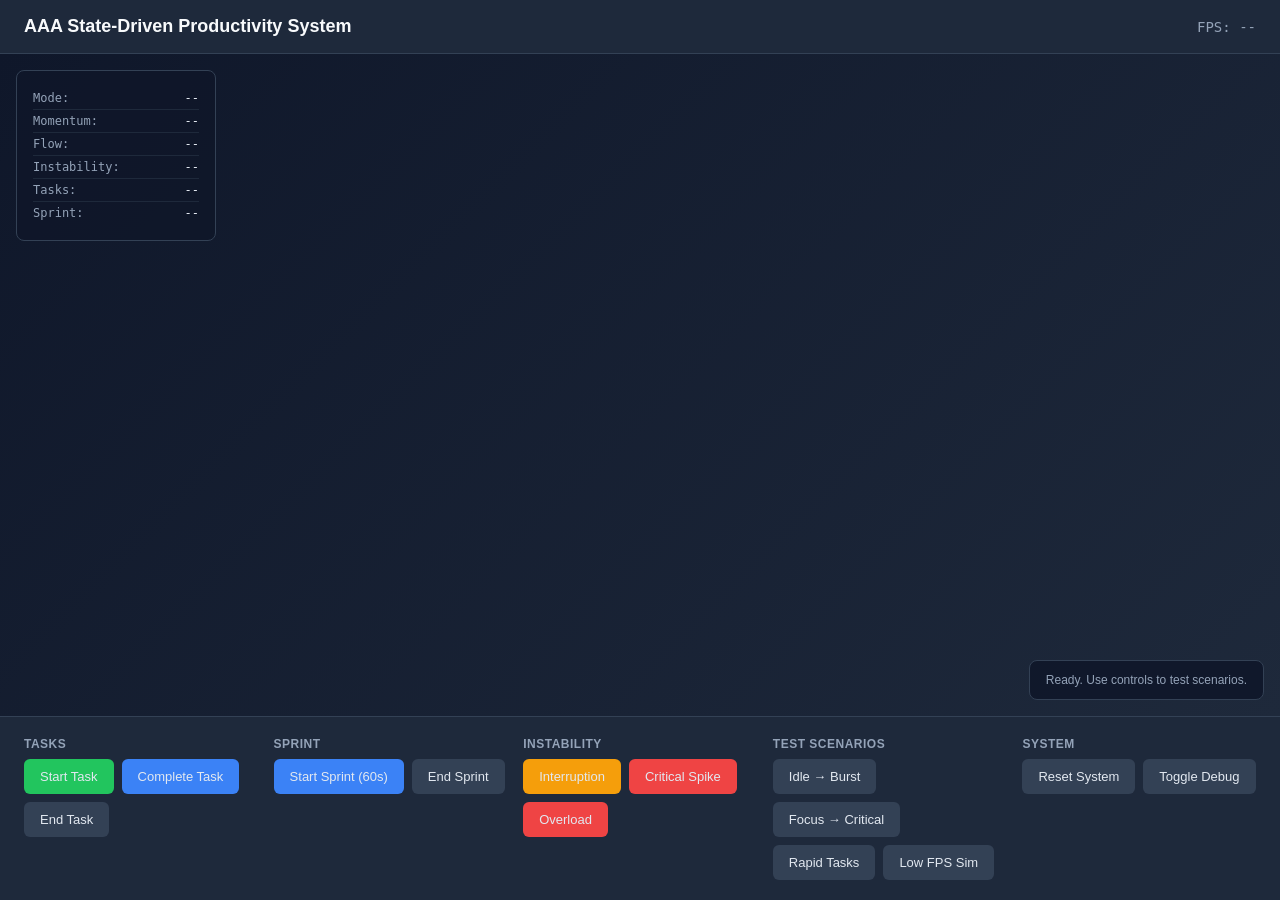
<file: demo/demo.html>
<!DOCTYPE html>
<html lang="en">
<head>
  <meta charset="UTF-8">
  <meta name="viewport" content="width=device-width, initial-scale=1.0">
  <title>AAA Productivity System - Demo</title>
  <style>
    * {
      margin: 0;
      padding: 0;
      box-sizing: border-box;
    }

    body {
      font-family: -apple-system, BlinkMacSystemFont, 'Segoe UI', Roboto, sans-serif;
      background: #0f172a;
      color: #e2e8f0;
      min-height: 100vh;
      display: flex;
      flex-direction: column;
    }

    .header {
      padding: 16px 24px;
      background: #1e293b;
      border-bottom: 1px solid #334155;
      display: flex;
      justify-content: space-between;
      align-items: center;
    }

    .header h1 {
      font-size: 18px;
      font-weight: 600;
      color: #f8fafc;
    }

    .fps-counter {
      font-family: monospace;
      font-size: 14px;
      color: #94a3b8;
    }

    .main-container {
      flex: 1;
      display: flex;
      flex-direction: column;
      position: relative;
    }

    #canvas-container {
      flex: 1;
      position: relative;
      background: linear-gradient(135deg, #0f172a 0%, #1e293b 100%);
      overflow: hidden;
    }

    #render-canvas {
      position: absolute;
      top: 0;
      left: 0;
      width: 100%;
      height: 100%;
    }

    #dom-overlay {
      position: absolute;
      top: 0;
      left: 0;
      width: 100%;
      height: 100%;
      pointer-events: none;
    }

    .controls-panel {
      padding: 20px 24px;
      background: #1e293b;
      border-top: 1px solid #334155;
      display: grid;
      grid-template-columns: repeat(auto-fit, minmax(200px, 1fr));
      gap: 16px;
    }

    .control-group {
      display: flex;
      flex-direction: column;
      gap: 8px;
    }

    .control-group h3 {
      font-size: 12px;
      text-transform: uppercase;
      color: #94a3b8;
      letter-spacing: 0.5px;
    }

    .button-row {
      display: flex;
      gap: 8px;
      flex-wrap: wrap;
    }

    button {
      padding: 10px 16px;
      border: none;
      border-radius: 6px;
      font-size: 13px;
      font-weight: 500;
      cursor: pointer;
      transition: all 0.15s ease;
      background: #334155;
      color: #e2e8f0;
    }

    button:hover {
      background: #475569;
      transform: translateY(-1px);
    }

    button:active {
      transform: translateY(0);
    }

    button.primary {
      background: #3b82f6;
    }

    button.primary:hover {
      background: #2563eb;
    }

    button.success {
      background: #22c55e;
    }

    button.success:hover {
      background: #16a34a;
    }

    button.warning {
      background: #f59e0b;
    }

    button.warning:hover {
      background: #d97706;
    }

    button.danger {
      background: #ef4444;
    }

    button.danger:hover {
      background: #dc2626;
    }

    .status-panel {
      position: absolute;
      top: 16px;
      left: 16px;
      background: rgba(15, 23, 42, 0.9);
      border: 1px solid #334155;
      border-radius: 8px;
      padding: 16px;
      min-width: 200px;
      font-family: monospace;
      font-size: 12px;
    }

    .status-row {
      display: flex;
      justify-content: space-between;
      padding: 4px 0;
      border-bottom: 1px solid #1e293b;
    }

    .status-row:last-child {
      border-bottom: none;
    }

    .status-label {
      color: #94a3b8;
    }

    .status-value {
      color: #e2e8f0;
      font-weight: 500;
    }

    .mode-indicator {
      display: inline-block;
      padding: 2px 8px;
      border-radius: 4px;
      font-size: 10px;
      font-weight: 600;
      text-transform: uppercase;
    }

    .mode-idle { background: #64748b; }
    .mode-focus { background: #3b82f6; }
    .mode-burst { background: #22c55e; }
    .mode-hybrid { background: #8b5cf6; }
    .mode-critical { background: #ef4444; }
    .mode-recovery { background: #f59e0b; }

    .test-info {
      position: absolute;
      bottom: 16px;
      right: 16px;
      background: rgba(15, 23, 42, 0.9);
      border: 1px solid #334155;
      border-radius: 8px;
      padding: 12px 16px;
      font-size: 12px;
      color: #94a3b8;
      max-width: 300px;
    }
  </style>
</head>
<body>
  <div class="header">
    <h1>AAA State-Driven Productivity System</h1>
    <div class="fps-counter" id="fps-display">FPS: --</div>
  </div>

  <div class="main-container">
    <div id="canvas-container">
      <canvas id="render-canvas"></canvas>
      <div id="dom-overlay"></div>
      
      <div class="status-panel">
        <div class="status-row">
          <span class="status-label">Mode:</span>
          <span class="status-value" id="status-mode">--</span>
        </div>
        <div class="status-row">
          <span class="status-label">Momentum:</span>
          <span class="status-value" id="status-momentum">--</span>
        </div>
        <div class="status-row">
          <span class="status-label">Flow:</span>
          <span class="status-value" id="status-flow">--</span>
        </div>
        <div class="status-row">
          <span class="status-label">Instability:</span>
          <span class="status-value" id="status-instability">--</span>
        </div>
        <div class="status-row">
          <span class="status-label">Tasks:</span>
          <span class="status-value" id="status-tasks">--</span>
        </div>
        <div class="status-row">
          <span class="status-label">Sprint:</span>
          <span class="status-value" id="status-sprint">--</span>
        </div>
      </div>

      <div class="test-info" id="test-info">
        Ready. Use controls to test scenarios.
      </div>
    </div>

    <div class="controls-panel">
      <div class="control-group">
        <h3>Tasks</h3>
        <div class="button-row">
          <button class="success" onclick="demo.startTask()">Start Task</button>
          <button class="primary" onclick="demo.completeTask()">Complete Task</button>
          <button onclick="demo.endTask()">End Task</button>
        </div>
      </div>

      <div class="control-group">
        <h3>Sprint</h3>
        <div class="button-row">
          <button class="primary" onclick="demo.startSprint()">Start Sprint (60s)</button>
          <button onclick="demo.endSprint()">End Sprint</button>
        </div>
      </div>

      <div class="control-group">
        <h3>Instability</h3>
        <div class="button-row">
          <button class="warning" onclick="demo.interruption()">Interruption</button>
          <button class="danger" onclick="demo.criticalSpike()">Critical Spike</button>
          <button class="danger" onclick="demo.overload()">Overload</button>
        </div>
      </div>

      <div class="control-group">
        <h3>Test Scenarios</h3>
        <div class="button-row">
          <button onclick="demo.testIdleToBurst()">Idle → Burst</button>
          <button onclick="demo.testFocusToCritical()">Focus → Critical</button>
          <button onclick="demo.testRapidTasks()">Rapid Tasks</button>
          <button onclick="demo.testLowFps()">Low FPS Sim</button>
        </div>
      </div>

      <div class="control-group">
        <h3>System</h3>
        <div class="button-row">
          <button onclick="demo.reset()">Reset System</button>
          <button onclick="demo.toggleDebug()">Toggle Debug</button>
        </div>
      </div>
    </div>
  </div>

  <script type="module">
    import { SystemLoop } from '../main/SystemLoop.js';

    class DemoController {
      constructor() {
        this.canvas = document.getElementById('render-canvas');
        this.container = document.getElementById('dom-overlay');
        
        // Resize canvas
        this.resizeCanvas();
        window.addEventListener('resize', () => this.resizeCanvas());

        // Initialize system
        this.system = new SystemLoop(this.canvas, this.container);
        this.system.start();

        // Status update interval
        setInterval(() => this.updateStatus(), 100);

        // Test tracking
        this.testActive = false;
        this.updateTestInfo('System ready. Click buttons to test scenarios.');
      }

      resizeCanvas() {
        const container = document.getElementById('canvas-container');
        this.canvas.width = container.clientWidth;
        this.canvas.height = container.clientHeight;
      }

      updateStatus() {
        const state = this.system.getState();
        const stats = this.system.getStats();

        // Update FPS
        document.getElementById('fps-display').textContent = `FPS: ${stats.fps}`;

        // Update mode with styling
        const modeEl = document.getElementById('status-mode');
        modeEl.innerHTML = `<span class="mode-indicator mode-${state.flow.mode || 'idle'}">${this.system.getMode()}</span>`;

        // Update metrics
        document.getElementById('status-momentum').textContent = `${state.momentum.score} (${state.momentum.trend})`;
        document.getElementById('status-flow').textContent = `${state.flow.depth}%${state.flow.inFlow ? ' ✓' : ''}`;
        document.getElementById('status-instability').textContent = `${state.instability.level}%${state.instability.isCritical ? ' !' : ''}`;
        document.getElementById('status-tasks').textContent = `✓${state.tasks.completed} →${state.tasks.inProgress} ○${state.tasks.pending}`;
        document.getElementById('status-sprint').textContent = state.sprint.active ? `Active (${Math.round(state.sprint.progress * 100)}%)` : 'Inactive';
      }

      updateTestInfo(message) {
        document.getElementById('test-info').textContent = message;
      }

      // ============ TASK ACTIONS ============

      startTask() {
        this.system.taskStarted();
        this.updateTestInfo('Task started');
      }

      completeTask() {
        this.system.taskCompleted();
        this.updateTestInfo('Task completed!');
      }

      endTask() {
        this.system.taskEnded();
        this.updateTestInfo('Task ended');
      }

      // ============ SPRINT ACTIONS ============

      startSprint() {
        this.system.startSprint(60000); // 60 second sprint
        this.updateTestInfo('Sprint started (60s)');
      }

      endSprint() {
        this.system.endSprint();
        this.updateTestInfo('Sprint ended');
      }

      // ============ INSTABILITY ACTIONS ============

      interruption() {
        this.system.recordInterruption();
        this.updateTestInfo('Interruption recorded');
      }

      criticalSpike() {
        this.system.triggerInstability('INTERRUPTION');
        this.system.triggerInstability('ERROR');
        this.updateTestInfo('CRITICAL spike triggered!');
      }

      overload() {
        this.system.triggerInstability('OVERLOAD');
        this.updateTestInfo('Overload triggered');
      }

      // ============ TEST SCENARIOS ============

      async testIdleToBurst() {
        if (this.testActive) return;
        this.testActive = true;
        this.updateTestInfo('TEST: Idle → Burst... Starting');

        // Reset
        this.system.reset();
        await this.sleep(500);

        // Idle state
        this.updateTestInfo('TEST: System idle...');
        await this.sleep(2000);

        // Start sprint + rapid tasks
        this.updateTestInfo('TEST: Triggering burst...');
        this.system.startSprint(30000);
        
        // Complete multiple tasks quickly
        for (let i = 0; i < 8; i++) {
          this.system.taskStarted();
          await this.sleep(200);
          this.system.taskCompleted();
        }

        this.updateTestInfo('TEST: Idle → Burst complete! Check mode transition.');
        this.testActive = false;
      }

      async testFocusToCritical() {
        if (this.testActive) return;
        this.testActive = true;
        this.updateTestInfo('TEST: Focus → Hybrid → Critical...');

        this.system.reset();
        await this.sleep(500);

        // Establish focus
        this.updateTestInfo('TEST: Building focus...');
        this.system.taskStarted();
        for (let i = 0; i < 5; i++) {
          await this.sleep(300);
          this.system.taskStarted();
          await this.sleep(300);
          this.system.taskCompleted();
        }

        await this.sleep(1000);

        // Hybrid state
        this.updateTestInfo('TEST: Entering hybrid...');
        this.system.startSprint(30000);
        await this.sleep(1500);

        // Critical state
        this.updateTestInfo('TEST: Triggering CRITICAL...');
        this.system.triggerInstability('INTERRUPTION');
        await this.sleep(100);
        this.system.triggerInstability('ERROR');
        await this.sleep(100);
        this.system.triggerInstability('TIMEOUT');
        await this.sleep(100);
        this.system.recordInterruption();

        this.updateTestInfo('TEST: Focus → Critical complete!');
        this.testActive = false;
      }

      async testRapidTasks() {
        if (this.testActive) return;
        this.testActive = true;
        this.updateTestInfo('TEST: Rapid task spam (anti-jitter)...');

        this.system.reset();
        await this.sleep(500);

        // Spam tasks to test dampening
        this.updateTestInfo('TEST: Spamming 15 tasks in 2 seconds...');
        for (let i = 0; i < 15; i++) {
          this.system.taskStarted();
          this.system.taskCompleted();
          await this.sleep(150);
        }

        this.updateTestInfo('TEST: Anti-jitter test complete. Check transitions.');
        this.testActive = false;
      }

      testLowFps() {
        this.updateTestInfo('TEST: Simulating low FPS (10 FPS)...');
        this.system.setTargetFps(10);
        
        setTimeout(() => {
          this.system.setTargetFps(60);
          this.updateTestInfo('TEST: Low FPS sim ended. Restored 60 FPS.');
        }, 5000);
      }

      // ============ SYSTEM ACTIONS ============

      reset() {
        this.system.reset();
        this.system.setTargetFps(60);
        this.updateTestInfo('System reset complete');
      }

      toggleDebug() {
        console.log('Current state:', this.system.getState());
        console.log('Render stats:', this.system.getStats());
        this.updateTestInfo('Debug info logged to console');
      }

      sleep(ms) {
        return new Promise(resolve => setTimeout(resolve, ms));
      }
    }

    // Initialize demo
    const demo = new DemoController();
    window.demo = demo; // Make available for onclick handlers
  </script>
</body>
</html>
</file>
<file: css/base.css>
/* ═══════════════════════════════════════════════════════════════
   BASE.CSS — HUD FOUNDATION SYSTEM v6.0
   GLOBAL DESIGN TOKENS — Sharp, Angular, Mechanical
═══════════════════════════════════════════════════════════════ */

/* ════════════════════════════════════════════════════════════
   STEP 1 — GLOBAL RESET
════════════════════════════════════════════════════════════ */
*, *::before, *::after {
  box-sizing: border-box;
  margin: 0;
  padding: 0;
}

html {
  height: 100%;
  text-rendering: optimizeLegibility;
  -webkit-text-size-adjust: 100%;
  -webkit-font-smoothing: antialiased;
  -moz-osx-font-smoothing: grayscale;
}

body {
  min-height: 100%;
  line-height: 1.5;
  overflow-x: hidden;
}

img, svg, video, canvas {
  display: block;
  max-width: 100%;
}

button, input, textarea, select {
  font: inherit;
  color: inherit;
  border: none;
  background: none;
}

button {
  cursor: pointer;
}

a {
  color: inherit;
  text-decoration: none;
}

ul, ol {
  list-style: none;
}

/* ════════════════════════════════════════════════════════════
   STEP 2 — ROOT DESIGN TOKENS
════════════════════════════════════════════════════════════ */
:root {
  /* ── Background Scale ── */
  --bg-primary:   #050508;
  --bg-secondary: #080810;
  --bg-tertiary:  #0a0a14;
  --bg-elevated:  #0d0d18;

  /* ── Accent System ── */
  --accent-primary:      #00B4FF;
  --accent-primary-dim:  #0088cc;
  --accent-primary-glow: rgba(0, 180, 255, 0.6);
  --accent-secondary:    #FFD166;
  --accent-secondary-dim: #ccaa55;

  /* ── Danger / Alert ── */
  --danger:        #ff4444;
  --danger-dim:    #cc3333;
  --danger-glow:   rgba(255, 68, 68, 0.5);

  /* ── Text Scale ── */
  --text-primary:   #ffffff;
  --text-secondary: #a0a8b8;
  --text-muted:     #606870;
  --text-dim:       #404850;

  /* ── Border Scale ── */
  --border-primary:   rgba(0, 180, 255, 0.4);
  --border-secondary: rgba(160, 168, 184, 0.2);
  --border-dim:       rgba(96, 104, 112, 0.15);

  /* ── Cut Corner Geometry ── */
  --cut-size:     12px;
  --cut-size-sm:   6px;
  --cut-size-lg:  18px;

  /* ── Typography ── */
  --font-primary: 'Rajdhani', 'Segoe UI', system-ui, -apple-system, sans-serif;
  --font-mono:    'Share Tech Mono', 'Consolas', 'Monaco', monospace;

  --text-xs:  0.65rem;
  --text-sm:  0.75rem;
  --text-md:  0.875rem;
  --text-lg:  1.125rem;
  --text-xl:  1.5rem;

  --weight-normal: 400;
  --weight-medium: 500;
  --weight-bold:   700;

  /* ── Spacing ── */
  --space-xs: 4px;
  --space-sm: 8px;
  --space-md: 16px;
  --space-lg: 24px;
  --space-xl: 32px;

  /* ── Glow System (Performance Safe) ── */
  --glow-thin:   0 0 2px var(--accent-primary);
  --glow-edge:   0 0 4px var(--accent-primary-glow), inset 0 0 1px var(--accent-primary-glow);
  --glow-gold:   0 0 2px var(--accent-secondary);
  --glow-danger: 0 0 2px var(--danger);

  /* ── Layer Hierarchy (for Shadow Army) ── */
  --z-bg: 0;
  --z-shadow: 5;
  --z-ui: 10;
  --z-overlay: 20;
  --z-modal: 30;
}

/* ════════════════════════════════════════════════════════════
   STEP 3 — BASE BODY STYLE
════════════════════════════════════════════════════════════ */
body {
  background: var(--bg-primary);
  color: var(--text-primary);
  font-family: var(--font-primary);
  font-size: var(--text-md);
  font-weight: var(--weight-normal);
  letter-spacing: 0.02em;
}

/* ════════════════════════════════════════════════════════════
   STEP 4 — CUT-CORNER GEOMETRY SYSTEM
════════════════════════════════════════════════════════════ */
.cut-panel {
  clip-path: polygon(
    var(--cut-size) 0%,
    100% 0%,
    100% calc(100% - var(--cut-size)),
    calc(100% - var(--cut-size)) 100%,
    0% 100%,
    0% var(--cut-size)
  );
}

.cut-panel-sm {
  clip-path: polygon(
    var(--cut-size-sm) 0%,
    100% 0%,
    100% calc(100% - var(--cut-size-sm)),
    calc(100% - var(--cut-size-sm)) 100%,
    0% 100%,
    0% var(--cut-size-sm)
  );
}

.cut-panel-lg {
  clip-path: polygon(
    var(--cut-size-lg) 0%,
    100% 0%,
    100% calc(100% - var(--cut-size-lg)),
    calc(100% - var(--cut-size-lg)) 100%,
    0% 100%,
    0% var(--cut-size-lg)
  );
}

/* ════════════════════════════════════════════════════════════
   STEP 5 — GLOW EDGE SYSTEM (Performance Safe)
════════════════════════════════════════════════════════════ */
.glow-blue {
  border: 1px solid var(--accent-primary);
  box-shadow: var(--glow-thin);
}

.glow-blue::before {
  content: '';
  position: absolute;
  inset: -1px;
  pointer-events: none;
  border: 1px solid var(--accent-primary-glow);
  box-shadow: var(--glow-edge);
}

.glow-gold {
  border: 1px solid var(--accent-secondary);
  box-shadow: var(--glow-gold);
}

.glow-subtle {
  border: 1px solid var(--border-primary);
  box-shadow: 0 0 1px var(--accent-primary-glow);
}

/* ════════════════════════════════════════════════════════════
   STEP 6 — UTILITY FOUNDATION
════════════════════════════════════════════════════════════ */
/* Text utilities */
.text-primary   { color: var(--text-primary); }
.text-secondary { color: var(--text-secondary); }
.text-muted     { color: var(--text-muted); }
.text-dim       { color: var(--text-dim); }
.text-accent    { color: var(--accent-primary); }
.text-gold      { color: var(--accent-secondary); }
.text-danger    { color: var(--danger); }

.text-xs  { font-size: var(--text-xs); letter-spacing: 0.05em; }
.text-sm  { font-size: var(--text-sm); letter-spacing: 0.03em; }
.text-md  { font-size: var(--text-md); }
.text-lg  { font-size: var(--text-lg); }
.text-xl  { font-size: var(--text-xl); }

.text-mono  { font-family: var(--font-mono); letter-spacing: 0.05em; }
.text-label { 
  font-size: var(--text-xs); 
  text-transform: uppercase; 
  letter-spacing: 0.15em; 
}

/* Background utilities */
.bg-primary   { background: var(--bg-primary); }
.bg-secondary { background: var(--bg-secondary); }
.bg-tertiary  { background: var(--bg-tertiary); }
.bg-elevated  { background: var(--bg-elevated); }

/* Border utilities */
.border-hud {
  border: 1px solid var(--border-secondary);
}

.border-hud-primary {
  border: 1px solid var(--border-primary);
}

/* ── Angular decorative corners (pseudo-element based) ── */
.corner-accent {
  position: relative;
}

.corner-accent::after {
  content: '';
  position: absolute;
  width: var(--cut-size-sm);
  height: var(--cut-size-sm);
  border-color: var(--accent-primary);
  border-style: solid;
  border-width: 0;
  pointer-events: none;
}

.corner-accent--tl::after {
  top: 0;
  left: 0;
  border-top-width: 1px;
  border-left-width: 1px;
}

.corner-accent--tr::after {
  top: 0;
  right: 0;
  border-top-width: 1px;
  border-right-width: 1px;
}

.corner-accent--bl::after {
  bottom: 0;
  left: 0;
  border-bottom-width: 1px;
  border-left-width: 1px;
}

.corner-accent--br::after {
  bottom: 0;
  right: 0;
  border-bottom-width: 1px;
  border-right-width: 1px;
}

/* ── Selection ── */
::selection {
  background: var(--accent-primary-glow);
  color: var(--text-primary);
}

/* ── Scrollbar (minimal, angular) ── */
::-webkit-scrollbar {
  width: 6px;
  height: 6px;
}

::-webkit-scrollbar-track {
  background: var(--bg-primary);
}

::-webkit-scrollbar-thumb {
  background: var(--border-secondary);
}

::-webkit-scrollbar-thumb:hover {
  background: var(--border-primary);
}

* {
  scrollbar-width: thin;
  scrollbar-color: var(--border-secondary) var(--bg-primary);
}

/* ════════════════════════════════════════════════════════════
   STEP 7 — SHADOW ARMY LAYER SLOT
════════════════════════════════════════════════════════════ */
.shadow-army-layer {
  position: fixed;
  top: 0;
  left: 0;
  width: 100%;
  height: 100%;
  z-index: var(--z-shadow);
  pointer-events: none;
}
</file>
<file: css/layout.css>
/* ═══════════════════════════════════════════════════════════════
   LAYOUT.CSS — AUTHORITATIVE LAYOUT SYSTEM
   SOLE AUTHORITY: Page structure, columns, spacing, alignment
═══════════════════════════════════════════════════════════════ */

/* =========================
   ROOT LAYOUT ENFORCEMENT
========================= */

* {
  box-sizing: border-box;
}

html, body {
  height: 100%;
  width: 100%;
  margin: 0;
  padding: 0;
  overflow-x: hidden;
}

#app {
  min-height: 100vh;
  width: 100%;
  display: flex;
  flex-direction: column;
}

#system-viewport {
  flex: 1;
  display: flex;
  flex-direction: column;
  width: 100%;
}

#spatial-canvas {
  flex: 1;
  width: 100%;
  display: flex;
  justify-content: center;
}

/* =========================
   PAGE CONTAINER
========================= */

.page {
  width: 100%;
  max-width: 1200px;
  margin: 0 auto;
  display: block;
  padding: 16px 24px;
  box-sizing: border-box;
}

/* =========================
   HQ GRID SYSTEM
========================= */

#page-hq {
  display: grid;
  grid-template-columns: 1fr 360px;
  gap: 24px;
  align-items: start;
}

.hq-main-column {
  display: flex;
  flex-direction: column;
  gap: 20px;
  min-width: 0;
}

.hq-side-column {
  display: flex;
  flex-direction: column;
  gap: 20px;
  min-width: 0;
}

/* Responsive: Stack on mobile */
@media (max-width: 1024px) {
  #page-hq {
    grid-template-columns: 1fr;
    gap: 16px;
  }

  .hq-side-column {
    order: -1;
  }
}

/* ════════════════════════════════════════════════════════════
   STEP 1 — VIEWPORT ANCHORING (FALLBACK)
════════════════════════════════════════════════════════════ */

body {
    display: flex;
    flex-direction: column;
    min-height: 100vh;
    background: var(--bg-primary, #050508);
}

/* ════════════════════════════════════════════════════════════
   STEP 2 — ROOT CONTAINER HIERARCHY (FALLBACK)
════════════════════════════════════════════════════════════ */

#app {
    flex: 1;
    display: flex;
    flex-direction: column;
    min-height: 100vh;
    position: relative;
    z-index: var(--z-ui, 10);
}

/* ════════════════════════════════════════════════════════════
   STEP 3 — PAGE LAYOUT SYSTEM (FALLBACK)
════════════════════════════════════════════════════════════ */

.page {
    flex: 1;
    display: flex;
    flex-direction: column;
    min-height: 100%;
    position: relative;
    z-index: var(--z-ui, 10);
}

/* ════════════════════════════════════════════════════════════
   STEP 4 — PANEL STRUCTURE (VISIBLE BLOCKS)
════════════════════════════════════════════════════════════ */

.hud-panel,
.main-panel,
.content-panel,
.side-panel,
.dashboard-panel,
.stats-panel,
.quest-panel,
.info-panel {
    background: rgba(10, 12, 20, 0.85);
    border: 1px solid rgba(0, 180, 255, 0.25);
    box-shadow: inset 0 0 0 1px rgba(0, 180, 255, 0.08);
    position: relative;
    display: flex;
    flex-direction: column;
    gap: 16px;
    padding: 16px;
    min-height: 120px;
}

/* ════════════════════════════════════════════════════════════
   STEP 6 — HEADER & NAVIGATION STRUCTURE
════════════════════════════════════════════════════════════ */

.hud-status-line,
.app-header,
.header-block {
    display: flex;
    justify-content: space-between;
    align-items: center;
    padding: 12px 20px;
    gap: 16px;
    flex-wrap: wrap;
}

.hud-nav,
.nav-panel,
.tab-bar {
    display: flex;
    gap: 12px;
    padding: 10px 20px;
    align-items: center;
}

/* ════════════════════════════════════════════════════════════
   STEP 6B — HEADER HUD SYSTEM (GRID-BASED)
════════════════════════════════════════════════════════════ */

/* 1. Hard segment grid */
.header-hud,
.hud-status-line {
    display: grid;
    grid-template-columns: auto 1fr auto;
    align-items: center;
    height: 64px;
    padding: 0 18px;
    border-bottom: 1px solid rgba(0, 180, 255, 0.25);
    background: linear-gradient(to bottom, rgba(0, 0, 0, 0.85), rgba(0, 0, 0, 0.65));
    box-shadow:
        inset 0 -1px 0 rgba(0, 180, 255, 0.15),
        0 0 12px rgba(0, 180, 255, 0.08);
}

.header-hud *,
.hud-status-line * {
    line-height: 1;
}

/* 2. Segment block structure */
.hud-segment {
    display: flex;
    align-items: center;
    height: 100%;
    padding: 0 14px;
    position: relative;
}

/* 3. Hard visual dividers */
.hud-segment::after {
    content: "";
    position: absolute;
    right: 0;
    top: 12px;
    height: 40px;
    width: 1px;
    background: linear-gradient(
        to bottom,
        transparent,
        rgba(0, 180, 255, 0.6),
        transparent
    );
}

.hud-segment:last-child::after {
    display: none;
}

/* 4. Label vs value hierarchy */
.hud-label {
    font-size: 0.65rem;
    letter-spacing: 1.2px;
    color: rgba(0, 180, 255, 0.55);
    margin-right: 6px;
    text-transform: uppercase;
}

.hud-value {
    font-size: 0.85rem;
    color: #00b4ff;
    letter-spacing: 0.5px;
    text-shadow: 0 0 6px rgba(0, 180, 255, 0.35);
}

/* 5. Right-side grouping lock */
.hud-right {
    display: flex;
    justify-content: flex-end;
    align-items: center;
    gap: 0;
}

.hud-right .hud-segment {
    padding-left: 16px;
    padding-right: 16px;
}

/* 6. Brand segment dominance */
.hud-brand {
    font-size: 1.2rem;
    font-weight: 600;
    color: #d4af37;
    letter-spacing: 1px;
    padding-right: 18px;
    position: relative;
}

.hud-brand::after {
    content: "";
    position: absolute;
    bottom: 8px;
    left: 0;
    width: 60%;
    height: 1px;
    background: rgba(212, 175, 55, 0.4);
}

/* Legacy stat support (mapped to new system) */
.hud-stat {
    display: flex;
    align-items: center;
    height: 100%;
    padding: 0 14px;
    position: relative;
}

.hud-stat::after {
    content: "";
    position: absolute;
    right: 0;
    top: 12px;
    height: 40px;
    width: 1px;
    background: linear-gradient(
        to bottom,
        transparent,
        rgba(0, 180, 255, 0.6),
        transparent
    );
}

.hud-stat:last-child::after {
    display: none;
}

.hud-stat .label {
    font-size: 0.65rem;
    letter-spacing: 1.2px;
    color: rgba(0, 180, 255, 0.55);
    margin-right: 6px;
    text-transform: uppercase;
}

.hud-stat span {
    font-size: 0.85rem;
    color: #00b4ff;
    letter-spacing: 0.5px;
    text-shadow: 0 0 6px rgba(0, 180, 255, 0.35);
}

/* Right cluster elements */
#header-hunter-name,
#header-status,
#header-streak,
.hud-clock,
#save-indicator,
.bonus-gate-indicator {
    display: flex;
    align-items: center;
}

#header-hunter-name {
    font-size: 0.9rem;
    font-weight: 600;
    color: #fff;
    text-shadow: 0 0 4px rgba(0, 180, 255, 0.3);
}

/* ════════════════════════════════════════════════════════════
   STEP 7 — CONTENT SECTIONS
════════════════════════════════════════════════════════════ */

.content-section,
.hud-section,
.panel-section,
section {
    background: rgba(10, 12, 20, 0.8);
    border: 1px solid rgba(0, 180, 255, 0.2);
    box-shadow: inset 0 0 0 1px rgba(0, 180, 255, 0.06);
    position: relative;
    margin-bottom: 16px;
    padding: 16px;
}

/* ════════════════════════════════════════════════════════════
   STEP 8 — CORNER ACCENTS
════════════════════════════════════════════════════════════ */

.hud-panel::before,
.content-panel::before,
.main-panel::before,
.dashboard-panel::before,
.stats-panel::before,
.header-block::before,
.hud-header::before {
    content: '';
    position: absolute;
    top: -1px;
    left: -1px;
    width: 12px;
    height: 12px;
    border-top: 1px solid rgba(0, 180, 255, 0.5);
    border-left: 1px solid rgba(0, 180, 255, 0.5);
    pointer-events: none;
    z-index: 10;
}

.hud-panel::after,
.content-panel::after,
.main-panel::after,
.dashboard-panel::after,
.stats-panel::after,
.header-block::after,
.hud-header::after {
    content: '';
    position: absolute;
    top: -1px;
    right: -1px;
    width: 12px;
    height: 12px;
    border-top: 1px solid rgba(0, 180, 255, 0.5);
    border-right: 1px solid rgba(0, 180, 255, 0.5);
    pointer-events: none;
    z-index: 10;
}

/* Bottom corner accents */
.hud-panel .corner-bl,
.content-panel .corner-bl,
.main-panel .corner-bl,
.panel-header .corner-bl {
    position: absolute;
    bottom: -1px;
    left: -1px;
    width: 12px;
    height: 12px;
    border-bottom: 1px solid rgba(0, 180, 255, 0.5);
    border-left: 1px solid rgba(0, 180, 255, 0.5);
    pointer-events: none;
}

.hud-panel .corner-br,
.content-panel .corner-br,
.main-panel .corner-br,
.panel-header .corner-br {
    position: absolute;
    bottom: -1px;
    right: -1px;
    width: 12px;
    height: 12px;
    border-bottom: 1px solid rgba(0, 180, 255, 0.5);
    border-right: 1px solid rgba(0, 180, 255, 0.5);
    pointer-events: none;
}

/* ════════════════════════════════════════════════════════════
   STEP 9 — GRID & LIST LAYOUTS
════════════════════════════════════════════════════════════ */

.grid-container,
.hud-grid,
.panel-grid {
    display: grid;
    gap: 16px;
}

.grid-item,
.hud-grid > div,
.panel-grid > div {
    background: rgba(10, 12, 20, 0.7);
    border: 1px solid rgba(0, 180, 255, 0.15);
}

.card-row,
.quest-list,
.hud-card-list {
    display: flex;
    flex-direction: column;
    gap: 16px;
}

/* ════════════════════════════════════════════════════════════
   STEP 10 — TYPOGRAPHY STRUCTURE
════════════════════════════════════════════════════════════ */

h1, h2, h3, h4, p {
    margin: 0;
    line-height: 1.5;
}

span, a, button {
    display: inline-block;
}

/* ════════════════════════════════════════════════════════════
   STEP 11 — MODAL/OVERLAY PANELS
════════════════════════════════════════════════════════════ */

.modal-panel,
.overlay-panel,
.popup-panel {
    background: rgba(8, 10, 16, 0.95);
    border: 2px solid rgba(0, 180, 255, 0.4);
    box-shadow: inset 0 0 0 1px rgba(0, 180, 255, 0.15);
    position: relative;
}

.modal-panel::before,
.overlay-panel::before {
    content: '';
    position: absolute;
    top: -2px;
    left: -2px;
    width: 16px;
    height: 16px;
    border-top: 2px solid rgba(0, 180, 255, 0.6);
    border-left: 2px solid rgba(0, 180, 255, 0.6);
}

.modal-panel::after,
.overlay-panel::after {
    content: '';
    position: absolute;
    top: -2px;
    right: -2px;
    width: 16px;
    height: 16px;
    border-top: 2px solid rgba(0, 180, 255, 0.6);
    border-right: 2px solid rgba(0, 180, 255, 0.6);
}

/* ════════════════════════════════════════════════════════════
   STEP 12 — Z-INDEX LAYERING AUTHORITY
════════════════════════════════════════════════════════════ */

/* Background layers - MUST be lowest */
#bg-canvas,
.shadow-mist,
.shadow-aura,
.system-fragments,
#streaks-layer,
#vignette,
.hunter-silhouette,
.data-fragment-container,
.fragment-field,
.hud-particles {
    position: fixed;
    top: 0;
    left: 0;
    width: 100%;
    height: 100%;
    z-index: var(--z-bg, 0);
    pointer-events: none;
}

/* UI layer - MUST be above background */
.hud-panel,
.main-panel,
.content-panel,
.quest-card,
.main-card,
.side-panel,
.hud-status-line,
.hud-nav,
#page-hq,
.hq-main-column,
.hq-side-column {
    position: relative;
    z-index: var(--z-ui, 10);
}

/* ════════════════════════════════════════════════════════════
   STEP 13 — QUEST PAGE LAYOUT
════════════════════════════════════════════════════════════ */

#page-quests {
    display: flex;
    flex-direction: column;
    gap: 20px;
}

.quest-controls-sidebar {
    display: flex;
    flex-direction: column;
    gap: 16px;
    padding: 16px;
    background: rgba(10, 12, 20, 0.85);
    border: 1px solid rgba(0, 180, 255, 0.25);
}

.quest-list-column {
    display: flex;
    flex-direction: column;
    gap: 16px;
    flex: 1;
}

/* ════════════════════════════════════════════════════════════
   STEP 14 — UTILITY CLASSES
════════════════════════════════════════════════════════════ */

.flex-col {
    display: flex;
    flex-direction: column;
    gap: 16px;
}

.flex-row {
    display: flex;
    flex-direction: row;
    gap: 16px;
    align-items: center;
}

.gap-sm { gap: 8px; }
.gap-md { gap: 16px; }
.gap-lg { gap: 24px; }

.mb-sm { margin-bottom: 8px; }
.mb-md { margin-bottom: 16px; }
.mb-lg { margin-bottom: 24px; }

.p-sm { padding: 8px; }
.p-md { padding: 16px; }
.p-lg { padding: 24px; }

/* =========================
   LAYOUT LOCK (FINAL AUTHORITY)
========================= */

/* Prevent spatial-node from breaking layout */
.spatial-node {
    position: relative !important;
    width: 100% !important;
}

/* Lock page centering */
#spatial-canvas > .page,
#system-viewport > .page,
.page {
    max-width: 1200px !important;
    margin-left: auto !important;
    margin-right: auto !important;
    width: 100% !important;
    position: relative !important;
}

/* Lock HQ grid */
#page-hq {
    display: grid !important;
    grid-template-columns: 1fr 360px !important;
    gap: 24px !important;
}

/* Prevent sidebar collapse */
.hq-side-column {
    width: 360px !important;
    flex-shrink: 0 !important;
    min-width: 0 !important;
}

.hq-main-column {
    min-width: 0 !important;
}

/* Mobile fallback */
@media (max-width: 1024px) {
    #page-hq {
        grid-template-columns: 1fr !important;
        gap: 16px !important;
    }

    .hq-side-column {
        width: 100% !important;
        order: -1 !important;
    }
}

/* Debug outlines (uncomment to test) */
/*
#page-hq { outline: 2px solid red !important; }
.hq-main-column { outline: 2px solid blue !important; }
.hq-side-column { outline: 2px solid green !important; }
*/
</file>
<file: css/components.css>
/* Components - Content Dominance System */

/* Main cards - dominant visual elements */
.quest-card,
.main-card,
.content-card,
.primary-card,
.hud-card,
.data-card,
.info-card,
.task-card {
    background: rgba(15, 18, 30, 0.95);
    border: 1px solid rgba(0, 180, 255, 0.2);
    padding: 24px 28px;
    min-height: 120px;
    width: 100%;
    box-sizing: border-box;
    position: relative;
    margin-bottom: 20px;
}

/* Secondary cards */
.secondary-card,
.sub-card,
.detail-card {
    background: rgba(15, 18, 30, 0.9);
    border: 1px solid rgba(0, 180, 255, 0.15);
    padding: 20px 24px;
    min-height: 80px;
    width: 100%;
    margin-bottom: 16px;
}

/* Card headers */
.card-header,
.quest-header,
.card-title-bar {
    padding: 16px 24px;
    border-bottom: 1px solid rgba(0, 180, 255, 0.2);
    margin: -24px -28px 20px -28px;
    background: rgba(0, 180, 255, 0.05);
}

/* Card content */
.card-content,
.quest-content,
.card-body {
    padding: 8px 0;
    font-size: 15px;
    line-height: 1.6;
}

/* Card footer/actions */
.card-footer,
.quest-actions,
.card-controls {
    padding: 16px 0 0 0;
    margin-top: 20px;
    border-top: 1px solid rgba(0, 180, 255, 0.1);
    display: flex;
    gap: 12px;
}

/* Large feature cards */
.feature-card,
.hero-card,
.highlight-card {
    padding: 32px 36px;
    min-height: 180px;
    border: 1px solid rgba(0, 180, 255, 0.25);
}

/* List cards */
.list-card,
.item-card {
    padding: 18px 24px;
    min-height: 64px;
    margin-bottom: 12px;
    display: flex;
    align-items: center;
}

/* Compact but visible mini cards */
.mini-card,
.stat-card,
.badge-card {
    padding: 16px 20px;
    min-height: 56px;
    min-width: 140px;
}

/* Card grid spacing */
.card-grid,
.quest-grid,
.hud-card-grid {
    display: grid;
    gap: 24px;
    padding: 20px;
}

/* Card row spacing */
.card-row,
.quest-list,
.hud-card-list {
    display: flex;
    flex-direction: column;
    gap: 20px;
    padding: 16px;
}

/* Interactive card states */
.quest-card:hover,
.main-card:hover,
.content-card:hover {
    border-color: rgba(0, 180, 255, 0.35);
    background: rgba(18, 22, 36, 0.98);
}

/* Active/Selected card */
.quest-card.active,
.main-card.active,
.content-card.active {
    border: 2px solid rgba(0, 180, 255, 0.4);
    background: rgba(20, 25, 42, 0.98);
}

/* Priority indicators on cards */
.card-priority-high {
    border-left: 4px solid rgba(0, 180, 255, 0.6);
}

.card-priority-medium {
    border-left: 3px solid rgba(0, 180, 255, 0.4);
}

.card-priority-low {
    border-left: 2px solid rgba(0, 180, 255, 0.2);
}

/* ════════════════════════════════════════════════════════════
   STEP 2 — BUTTON SYSTEM (Control Triggers)
════════════════════════════════════════════════════════════ */
/* Base button - angular trigger */
.sys-btn {
  font-family: var(--font-mono);
  font-size: var(--text-sm);
  letter-spacing: 0.15em;
  text-transform: uppercase;
  padding: var(--space-sm) var(--space-md);
  background: var(--bg-secondary);
  border: 1px solid var(--border-secondary);
  color: var(--text-secondary);
  cursor: pointer;
  position: relative;
  overflow: visible;
  transition: all 0.2s linear;
  clip-path: polygon(
    0 0,
    calc(100% - var(--cut-size-sm)) 0,
    100% var(--cut-size-sm),
    100% 100%,
    var(--cut-size-sm) 100%,
    0 calc(100% - var(--cut-size-sm))
  );
}

/* Idle state - dim and flat */
.sys-btn:not(:hover):not(:active) {
  color: var(--text-muted);
  border-color: var(--border-dim);
}

/* Hover state - edge activation */
.sys-btn:hover {
  border-color: var(--accent-primary);
  color: var(--accent-primary);
  background: var(--bg-tertiary);
}

/* Active state - stronger glow */
.sys-btn:active {
  border-color: var(--accent-primary);
  box-shadow: var(--glow-thin);
}

.sys-btn:disabled {
  opacity: 0.4;
  cursor: not-allowed;
  border-color: var(--border-dim);
}

/* Button variants */
.sys-btn-primary {
  border-color: var(--accent-primary-dim);
  color: var(--accent-primary);
}

.sys-btn-primary:hover {
  background: rgba(0, 180, 255, 0.1);
}

.sys-btn-danger {
  border-color: var(--danger-dim);
  color: var(--danger);
}

.sys-btn-danger:hover {
  border-color: var(--danger);
  background: rgba(255, 68, 68, 0.1);
}

.sys-btn-gold {
  border-color: var(--accent-secondary-dim);
  color: var(--accent-secondary);
}

.sys-btn-gold:hover {
  border-color: var(--accent-secondary);
  background: rgba(255, 209, 102, 0.1);
}

/* Small variant */
.sys-btn-sm {
  padding: var(--space-xs) var(--space-sm);
  font-size: var(--text-xs);
}

/* Command buttons */
.cmd-btn {
  font-family: var(--font-mono);
  font-size: var(--text-xs);
  letter-spacing: 0.1em;
  padding: var(--space-sm) var(--space-md);
  background: var(--bg-secondary);
  border: 1px solid var(--border-secondary);
  color: var(--text-secondary);
  cursor: pointer;
  text-transform: uppercase;
  transition: all 0.2s linear;
}

.cmd-btn:hover {
  border-color: var(--accent-primary);
  color: var(--accent-primary);
}

.cmd-eod {
  border-color: var(--danger-dim);
  color: var(--danger);
}

.cmd-eod:hover {
  border-color: var(--danger);
}

/* ════════════════════════════════════════════════════════════
   STEP 3 — MODALS / POPUPS (Command Panels)
════════════════════════════════════════════════════════════ */
/* Modal backdrop */
#sys-modal-backdrop {
  position: fixed;
  inset: 0;
  z-index: var(--z-modal);
  background: rgba(5, 5, 8, 0.95);
  display: none;
  align-items: center;
  justify-content: center;
  padding: var(--space-md);
}

#sys-modal-backdrop.show {
  display: flex;
}

/* Modal - central command panel */
.sys-modal {
  background: var(--bg-secondary);
  border: 1px solid var(--border-primary);
  max-width: min(480px, 92vw);
  width: 100%;
  position: relative;
  clip-path: polygon(
    0 0,
    calc(100% - var(--cut-size)) 0,
    100% var(--cut-size),
    100% 100%,
    0 100%
  );
}

/* Corner accent */
.sys-modal::before {
  content: '';
  position: absolute;
  top: 0;
  right: 0;
  width: var(--cut-size);
  height: var(--cut-size);
  background: var(--accent-primary);
  clip-path: polygon(100% 0, 0 0, 100% 100%);
}

/* Modal header */
.sys-modal-header {
  background: var(--bg-tertiary);
  border-bottom: 1px solid var(--border-secondary);
  padding: var(--space-sm) var(--space-md);
  display: flex;
  align-items: center;
  gap: var(--space-sm);
}

.sys-modal-header .tag {
  font-family: var(--font-mono);
  font-size: var(--text-xs);
  letter-spacing: 0.2em;
  color: var(--accent-primary);
  text-transform: uppercase;
}

/* Modal body */
.sys-modal-body {
  padding: var(--space-lg);
  font-family: var(--font-mono);
  font-size: var(--text-sm);
  color: var(--text-secondary);
  line-height: 1.6;
}

/* Modal footer */
.sys-modal-footer {
  padding: var(--space-md);
  border-top: 1px solid var(--border-secondary);
  display: flex;
  justify-content: flex-end;
  gap: var(--space-sm);
}

.modal-btn-row {
  display: flex;
  gap: var(--space-sm);
  justify-content: flex-end;
  flex-wrap: wrap;
}

/* First contact modal */
#first-contact-backdrop {
  position: fixed;
  inset: 0;
  z-index: var(--z-modal);
  background: rgba(5, 5, 8, 0.98);
  display: none;
  align-items: center;
  justify-content: center;
  padding: var(--space-md);
}

#first-contact-backdrop.show {
  display: flex;
}

.first-contact-box {
  background: var(--bg-secondary);
  border: 1px solid var(--border-primary);
  max-width: min(400px, 92vw);
  width: 100%;
  position: relative;
  clip-path: polygon(
    0 0,
    calc(100% - var(--cut-size)) 0,
    100% var(--cut-size),
    100% 100%,
    0 100%
  );
}

.first-contact-box::before {
  content: '';
  position: absolute;
  top: 0;
  right: 0;
  width: var(--cut-size);
  height: var(--cut-size);
  background: var(--accent-primary);
  clip-path: polygon(100% 0, 0 0, 100% 100%);
}

.fc-header {
  background: var(--bg-tertiary);
  border-bottom: 1px solid var(--border-secondary);
  padding: var(--space-lg);
  text-align: center;
}

.fc-rune {
  font-size: var(--text-xl);
  color: var(--accent-primary);
  display: block;
  margin-bottom: var(--space-sm);
}

.fc-title {
  font-family: var(--font-mono);
  font-size: var(--text-md);
  letter-spacing: 0.2em;
  color: var(--text-primary);
  text-transform: uppercase;
}

.fc-sub {
  font-family: var(--font-mono);
  font-size: var(--text-xs);
  color: var(--text-muted);
  letter-spacing: 0.1em;
  margin-top: var(--space-xs);
}

.fc-body {
  padding: var(--space-lg);
}

.fc-label {
  font-family: var(--font-mono);
  font-size: var(--text-xs);
  letter-spacing: 0.15em;
  color: var(--text-muted);
  text-transform: uppercase;
  display: block;
  margin-bottom: var(--space-sm);
}

#first-contact-error {
  font-family: var(--font-mono);
  font-size: var(--text-xs);
  color: var(--danger);
  margin-top: var(--space-sm);
  text-align: center;
}

/* ════════════════════════════════════════════════════════════
   STEP 4 — INPUT FIELDS (HUD Input Slots)
════════════════════════════════════════════════════════════ */
.sys-input {
  background: var(--bg-primary);
  border: 1px solid var(--border-secondary);
  border-bottom: 2px solid var(--border-dim);
  color: var(--text-primary);
  font-family: var(--font-mono);
  font-size: var(--text-sm);
  letter-spacing: 0.05em;
  padding: var(--space-sm) var(--space-md);
  width: 100%;
  outline: none;
  transition: border-color 0.2s linear;
}

.sys-input::placeholder {
  color: var(--text-dim);
}

/* Focus state - blue highlight */
.sys-input:focus {
  border-color: var(--accent-primary);
  border-bottom-color: var(--accent-primary);
  background: var(--bg-secondary);
}

/* Input with cut corner */
.sys-input.cut {
  clip-path: polygon(
    0 0,
    100% 0,
    100% 100%,
    var(--cut-size-sm) 100%,
    0 calc(100% - var(--cut-size-sm))
  );
}

/* Input variants */
.sys-input--danger:focus {
  border-color: var(--danger);
  border-bottom-color: var(--danger);
}

/* ════════════════════════════════════════════════════════════
   STEP 5 — PANELS (System Modules)
════════════════════════════════════════════════════════════ */
.sys-panel {
  background: var(--bg-secondary);
  border: 1px solid var(--border-secondary);
  position: relative;
}

.sys-panel.cut {
  clip-path: polygon(
    0 0,
    calc(100% - var(--cut-size)) 0,
    100% var(--cut-size),
    100% 100%,
    0 100%
  );
}

.sys-panel::before {
  content: '';
  position: absolute;
  top: 0;
  right: 0;
  width: var(--cut-size);
  height: var(--cut-size);
  background: var(--accent-primary);
  clip-path: polygon(100% 0, 0 0, 100% 100%);
}

.sys-panel-head {
  background: var(--bg-tertiary);
  border-bottom: 1px solid var(--border-secondary);
  padding: var(--space-sm) var(--space-md);
  display: flex;
  align-items: center;
  gap: var(--space-sm);
}

.sys-panel-head::before {
  content: '◈';
  color: var(--accent-primary);
  font-size: var(--text-sm);
}

.sys-panel-title {
  font-family: var(--font-mono);
  font-size: var(--text-xs);
  letter-spacing: 0.2em;
  color: var(--text-primary);
  text-transform: uppercase;
}

.sys-panel-body {
  padding: var(--space-md);
}

/* ════════════════════════════════════════════════════════════
   STEP 6 — DUNGEON / HIGH-STAKES UI
════════════════════════════════════════════════════════════ */
.dungeon-card {
  background: var(--bg-secondary);
  border: 1px solid var(--border-secondary);
  position: relative;
}

.dungeon-card.cut {
  clip-path: polygon(
    0 0,
    calc(100% - var(--cut-size)) 0,
    100% var(--cut-size),
    100% 100%,
    0 100%
  );
}

/* Active dungeon - gold accent */
.dungeon-card.active-d {
  border-color: var(--accent-secondary);
}

.dungeon-card.active-d::before {
  content: '';
  position: absolute;
  top: 0;
  right: 0;
  width: var(--cut-size);
  height: var(--cut-size);
  background: var(--accent-secondary);
  clip-path: polygon(100% 0, 0 0, 100% 100%);
}

/* Locked dungeon - dimmed */
.dungeon-card.locked-d {
  opacity: 0.6;
  border-color: var(--border-dim);
}

.dungeon-banner {
  min-height: 160px;
  display: flex;
  flex-direction: column;
  align-items: center;
  justify-content: center;
  background: var(--bg-tertiary);
  border-bottom: 1px solid var(--border-secondary);
  position: relative;
}

.dungeon-banner-title {
  font-family: var(--font-mono);
  font-size: var(--text-lg);
  letter-spacing: 0.2em;
  color: var(--text-primary);
  text-transform: uppercase;
}

.dungeon-status-badge {
  font-family: var(--font-mono);
  font-size: var(--text-xs);
  letter-spacing: 0.1em;
  padding: var(--space-xs) var(--space-sm);
  border: 1px solid var(--border-secondary);
  margin-top: var(--space-sm);
}

.dsb-active {
  border-color: var(--accent-secondary);
  color: var(--accent-secondary);
}

.dsb-locked {
  border-color: var(--danger-dim);
  color: var(--danger);
}

.dungeon-body {
  padding: var(--space-md);
}

.dungeon-req {
  font-family: var(--font-mono);
  font-size: var(--text-xs);
  color: var(--text-muted);
  letter-spacing: 0.05em;
  margin-bottom: var(--space-sm);
}

/* Enter button - gold variant */
.enter-btn {
  font-family: var(--font-mono);
  font-size: var(--text-xs);
  letter-spacing: 0.15em;
  padding: var(--space-sm) var(--space-md);
  background: transparent;
  border: 1px solid var(--accent-secondary);
  color: var(--accent-secondary);
  cursor: pointer;
  text-transform: uppercase;
  transition: all 0.2s linear;
  width: 100%;
}

.enter-btn:hover {
  background: rgba(255, 209, 102, 0.1);
}

/* ════════════════════════════════════════════════════════════
   STEP 7 — PROGRESS INDICATORS
════════════════════════════════════════════════════════════ */
/* Linear progress bar - sharp, minimal */
.xp-bar-track,
.gold-track,
.streak-segments,
.power-bar-track,
.dungeon-prog-track {
  height: 3px;
  background: var(--bg-tertiary);
  border: 1px solid var(--border-dim);
  position: relative;
}

.xp-bar-fill,
.gold-fill,
.dungeon-prog-fill {
  height: 100%;
  background: var(--accent-primary);
  transition: width 0.3s linear;
}

.gold-fill {
  background: var(--accent-secondary);
}

/* Segmented progress */
.streak-segments {
  display: flex;
  gap: 2px;
  height: 8px;
  background: transparent;
  border: none;
}

.streak-seg {
  flex: 1;
  background: var(--bg-tertiary);
  border: 1px solid var(--border-dim);
}

.streak-seg.filled {
  background: var(--accent-primary);
  border-color: var(--accent-primary);
}

/* Power bar - blue fill */
.power-level-fill {
  height: 100%;
  background: var(--accent-primary);
  transition: width 0.3s linear;
}

/* Boss HP - red fill */
.boss-hp-track {
  height: 4px;
  background: var(--bg-tertiary);
  border: 1px solid var(--border-dim);
}

.boss-hp-fill {
  height: 100%;
  background: var(--danger);
  transition: width 0.3s linear;
}

/* ════════════════════════════════════════════════════════════
   STEP 8 — UTILITY COMPONENTS
════════════════════════════════════════════════════════════ */
/* Tier selector */
.tier-selector {
  display: flex;
  gap: var(--space-xs);
  margin-bottom: var(--space-md);
  align-items: center;
}

.tier-label {
  font-family: var(--font-mono);
  font-size: var(--text-xs);
  letter-spacing: 0.1em;
  color: var(--text-muted);
  text-transform: uppercase;
  margin-right: var(--space-xs);
}

.tier-btn {
  font-family: var(--font-mono);
  font-size: var(--text-xs);
  letter-spacing: 0.1em;
  padding: var(--space-xs) var(--space-sm);
  background: transparent;
  border: 1px solid var(--border-dim);
  color: var(--text-muted);
  cursor: pointer;
  text-transform: uppercase;
  transition: all 0.2s linear;
}

.tier-btn:hover {
  border-color: var(--border-secondary);
  color: var(--text-secondary);
}

.tier-btn.active-tier {
  border-color: var(--accent-primary);
  color: var(--accent-primary);
  background: rgba(0, 180, 255, 0.1);
}

.tier-btn[data-tier="S"].active-tier {
  border-color: var(--accent-secondary);
  color: var(--accent-secondary);
  background: rgba(255, 209, 102, 0.1);
}

.tier-btn[data-tier="H"].active-tier {
  border-color: var(--danger);
  color: var(--danger);
  background: rgba(255, 68, 68, 0.1);
}

/* Template buttons */
.template-btn {
  font-family: var(--font-mono);
  font-size: var(--text-xs);
  letter-spacing: 0.05em;
  padding: var(--space-xs) var(--space-sm);
  background: transparent;
  border: 1px solid var(--border-dim);
  color: var(--text-muted);
  cursor: pointer;
  transition: all 0.2s linear;
}

.template-btn:hover {
  border-color: var(--accent-primary);
  color: var(--accent-primary);
}

/* Quest input */
.quest-input-wrap {
  display: flex;
  gap: var(--space-sm);
  margin-bottom: var(--space-lg);
}

.quest-add-btn {
  font-family: var(--font-mono);
  font-size: var(--text-xs);
  letter-spacing: 0.1em;
  padding: var(--space-sm) var(--space-md);
  background: var(--accent-primary);
  border: none;
  color: var(--bg-primary);
  cursor: pointer;
  text-transform: uppercase;
  white-space: nowrap;
  transition: background 0.2s linear;
}

.quest-add-btn:hover {
  background: var(--accent-primary-dim);
}

/* Status badges */
.status-module {
  padding: var(--space-md);
  background: var(--bg-secondary);
  border-left: 3px solid var(--accent-primary);
}

.status-module__label {
  font-family: var(--font-mono);
  font-size: var(--text-xs);
  letter-spacing: 0.1em;
  text-transform: uppercase;
  color: var(--text-muted);
  margin-bottom: var(--space-xs);
}

.status-module__value {
  font-family: var(--font-mono);
  font-size: var(--text-lg);
  color: var(--text-primary);
}

/* XP History */
.xp-hist-panel {
  background: var(--bg-secondary);
  border: 1px solid var(--border-secondary);
  border-left: 3px solid var(--accent-primary);
  padding: var(--space-md);
}

.xp-hist-title {
  font-family: var(--font-mono);
  font-size: var(--text-xs);
  color: var(--text-muted);
  letter-spacing: 0.1em;
  text-transform: uppercase;
  margin-bottom: var(--space-sm);
}

.xp-hist-row {
  display: flex;
  align-items: center;
  gap: var(--space-sm);
  padding: var(--space-xs) 0;
  border-bottom: 1px solid var(--border-dim);
}

.xp-hist-badge {
  font-family: var(--font-mono);
  font-size: var(--text-xs);
  padding: var(--space-xs) var(--space-sm);
  border: 1px solid var(--border-dim);
}

.xp-hist-badge.pos {
  border-color: var(--accent-primary-dim);
  color: var(--accent-primary);
}

.xp-hist-badge.neg {
  border-color: var(--danger-dim);
  color: var(--danger);
}

.xp-hist-badge.crit {
  border-color: var(--accent-secondary-dim);
  color: var(--accent-secondary);
}

.xp-hist-reason {
  font-family: var(--font-mono);
  font-size: var(--text-xs);
  color: var(--text-secondary);
  flex: 1;
}

/* EOD Panel */
.eod-panel {
  display: none;
  background: var(--bg-secondary);
  border: 1px solid var(--danger-dim);
  border-left: 3px solid var(--danger);
  padding: var(--space-md);
}

.eod-panel.show {
  display: block;
}

.eod-panel h4 {
  font-family: var(--font-mono);
  font-size: var(--text-xs);
  letter-spacing: 0.2em;
  color: var(--danger);
  text-transform: uppercase;
  margin-bottom: var(--space-sm);
}

.eod-line {
  font-family: var(--font-mono);
  font-size: var(--text-sm);
  color: var(--text-secondary);
  padding: var(--space-xs) 0;
  border-bottom: 1px solid var(--border-dim);
}

/* Skill tree */
.skill-tree-wrap {
  background: var(--bg-secondary);
  border: 1px solid var(--border-secondary);
  border-left: 3px solid var(--accent-primary);
}

.skill-tree-header {
  font-family: var(--font-mono);
  font-size: var(--text-xs);
  letter-spacing: 0.15em;
  color: var(--text-secondary);
  text-transform: uppercase;
  padding: var(--space-sm) var(--space-md);
  border-bottom: 1px solid var(--border-secondary);
  background: var(--bg-tertiary);
}

.skill-tree-body {
  padding: var(--space-md);
}

.skill-branch {
  display: flex;
  align-items: center;
  gap: 0;
}

.skill-node {
  display: flex;
  flex-direction: column;
  align-items: center;
  gap: var(--space-xs);
  padding: var(--space-sm);
  position: relative;
  border: 1px solid var(--border-secondary);
  min-width: 60px;
}

.skill-node.active {
  border-color: var(--accent-primary);
  background: rgba(0, 180, 255, 0.1);
}

.skill-node.mastered {
  border-color: var(--accent-secondary);
  background: rgba(255, 209, 102, 0.1);
}

.skill-node.locked {
  opacity: 0.4;
  border-color: var(--border-dim);
}

.skill-node-icon {
  font-size: var(--text-md);
}

.skill-node-label {
  font-family: var(--font-mono);
  font-size: var(--text-xs);
  color: var(--text-muted);
  letter-spacing: 0.05em;
}

.skill-connector {
  width: 20px;
  height: 2px;
  background: var(--border-dim);
}

.skill-connector.lit {
  background: var(--accent-primary);
}

/* Achievements */
.achievements-grid {
  display: flex;
  flex-direction: column;
  gap: var(--space-xs);
}

.ach-badge {
  display: flex;
  align-items: center;
  gap: var(--space-sm);
  padding: var(--space-sm) var(--space-md);
  background: var(--bg-secondary);
  border: 1px solid var(--border-dim);
  border-left: 3px solid var(--border-dim);
  opacity: 0.5;
}

.ach-badge.unlocked {
  opacity: 1;
  border-left-color: var(--accent-primary);
}

.ach-icon {
  font-size: var(--text-md);
  color: var(--text-muted);
  flex-shrink: 0;
  width: 24px;
  text-align: center;
}

.ach-badge.unlocked .ach-icon {
  color: var(--accent-primary);
}

.ach-name {
  font-family: var(--font-mono);
  font-size: var(--text-sm);
  color: var(--text-secondary);
}

.ach-desc {
  font-family: var(--font-mono);
  font-size: var(--text-xs);
  color: var(--text-muted);
}

/* Bonus gate */
.bonus-gate-panel {
  display: none;
  background: var(--bg-secondary);
  border: 1px solid var(--accent-secondary-dim);
  border-left: 3px solid var(--accent-secondary);
  padding: var(--space-md);
}

.bonus-gate-panel.show {
  display: block;
}

#gate-reward-box {
  font-family: var(--font-mono);
  font-size: var(--text-sm);
  color: var(--accent-secondary);
  text-align: center;
  padding: var(--space-md) 0;
}

.gate-open-btn {
  font-family: var(--font-mono);
  font-size: var(--text-xs);
  letter-spacing: 0.15em;
  padding: var(--space-sm) var(--space-md);
  background: var(--accent-secondary);
  border: none;
  color: var(--bg-primary);
  cursor: pointer;
  text-transform: uppercase;
  width: 100%;
  transition: background 0.2s linear;
}

.gate-open-btn:hover {
  background: var(--accent-secondary-dim);
}

/* Data management */
.data-mgmt-row {
  display: flex;
  gap: var(--space-sm);
  flex-wrap: wrap;
}

.data-btn {
  font-family: var(--font-mono);
  font-size: var(--text-xs);
  letter-spacing: 0.1em;
  padding: var(--space-sm) var(--space-md);
  background: transparent;
  border: 1px solid var(--border-secondary);
  color: var(--text-secondary);
  cursor: pointer;
  text-transform: uppercase;
  transition: border-color 0.2s linear, color 0.2s linear;
}

.data-btn:hover {
  border-color: var(--accent-primary);
  color: var(--accent-primary);
}

.data-btn-danger {
  border-color: var(--danger-dim);
  color: var(--danger);
}

.data-btn-danger:hover {
  border-color: var(--danger);
  background: rgba(255, 68, 68, 0.1);
}

.data-warning-note {
  font-family: var(--font-mono);
  font-size: var(--text-xs);
  color: var(--text-muted);
  margin-top: var(--space-xs);
}

/* Hunter card */
.hunter-card-compact {
  display: flex;
  gap: var(--space-md);
  padding: var(--space-md);
  background: var(--bg-secondary);
  border: 1px solid var(--border-secondary);
  border-left: 3px solid var(--accent-primary);
}

.hc-avatar {
  flex-shrink: 0;
  width: 56px;
  height: 56px;
  background: var(--bg-tertiary);
  border: 1px solid var(--border-secondary);
  display: flex;
  align-items: center;
  justify-content: center;
}

.hc-rank-badge {
  font-family: var(--font-mono);
  font-size: var(--text-xl);
  color: var(--accent-primary);
}

.hc-info {
  flex: 1;
  min-width: 0;
}

.hc-name {
  font-family: var(--font-mono);
  font-size: var(--text-md);
  color: var(--text-primary);
  letter-spacing: 0.05em;
  margin-bottom: var(--space-xs);
  overflow: hidden;
  text-overflow: ellipsis;
  white-space: nowrap;
}

.hc-stats-row {
  display: flex;
  gap: var(--space-md);
  margin-bottom: var(--space-xs);
}

.hc-stat {
  font-family: var(--font-mono);
  font-size: var(--text-xs);
  color: var(--text-muted);
}

.hc-stat span {
  color: var(--text-secondary);
}

.hc-xp-bar {
  height: 4px;
  background: var(--bg-tertiary);
  border: 1px solid var(--border-dim);
  overflow: hidden;
}

.hc-xp-fill {
  height: 100%;
  background: var(--accent-primary);
}

.hc-next-unlock {
  font-size: var(--text-xs);
  color: var(--text-muted);
  font-family: var(--font-mono);
}

/* Equipment cards */
.equip-grid {
  display: grid;
  grid-template-columns: repeat(auto-fit, minmax(240px, 1fr));
  gap: var(--space-md);
}

.equip-card {
  background: var(--bg-secondary);
  border: 1px solid var(--border-secondary);
  padding: var(--space-md);
  position: relative;
}

.equip-card.cut {
  clip-path: polygon(
    0 0,
    calc(100% - var(--cut-size-sm)) 0,
    100% var(--cut-size-sm),
    100% 100%,
    0 100%
  );
}

.equip-card.owned {
  border-color: var(--accent-primary);
}

.equip-name {
  font-family: var(--font-mono);
  font-size: var(--text-sm);
  letter-spacing: 0.1em;
  color: var(--text-primary);
  text-transform: uppercase;
  margin-bottom: var(--space-xs);
}

.equip-desc {
  font-family: var(--font-mono);
  font-size: var(--text-xs);
  color: var(--text-muted);
  margin-bottom: var(--space-sm);
}

.equip-cost {
  font-family: var(--font-mono);
  font-size: var(--text-md);
  color: var(--accent-secondary);
  margin-bottom: var(--space-sm);
}

.buy-btn {
  font-family: var(--font-mono);
  font-size: var(--text-xs);
  letter-spacing: 0.1em;
  padding: var(--space-xs) var(--space-md);
  background: transparent;
  border: 1px solid var(--border-secondary);
  color: var(--text-secondary);
  cursor: pointer;
  text-transform: uppercase;
  width: 100%;
  transition: all 0.2s linear;
}

.buy-btn:hover {
  border-color: var(--accent-primary);
  color: var(--accent-primary);
}

.buy-btn:disabled {
  opacity: 0.5;
  cursor: not-allowed;
  border-color: var(--border-dim);
  color: var(--text-muted);
}

/* ════════════════════════════════════════════════════════════
   LEGACY OVERRIDE (Force angular)
════════════════════════════════════════════════════════════ */
/* Force all components angular */
.sys-panel,
.sys-btn,
.sys-input,
.sys-modal,
.quest-row,
.tier-btn,
.template-btn,
.q-btn,
.enter-btn,
.gate-open-btn,
.skill-node,
.ach-badge,
.equip-card,
.hunter-card-compact {
  border-radius: 0 !important;
}

/* Remove backdrop-filter remnants */
.sys-panel,
.sys-btn,
.sys-input,
.sys-modal,
.quest-row {
  backdrop-filter: none !important;
  -webkit-backdrop-filter: none !important;
}

/* Remove soft shadows */
.sys-panel,
.sys-btn,
.quest-row,
.equip-card {
  box-shadow: none !important;
}

/* Override any remaining gradients */
.sys-btn::after,
.sys-panel::before {
  background: var(--accent-primary) !important;
}

/* ════════════════════════════════════════════════════════════
   TOAST NOTIFICATIONS
════════════════════════════════════════════════════════════ */
#toast-container {
  position: fixed;
  bottom: var(--space-lg);
  right: var(--space-md);
  z-index: var(--z-overlay);
  display: flex;
  flex-direction: column;
  gap: var(--space-sm);
  pointer-events: none;
  max-width: 320px;
}

.sl-toast {
  font-family: var(--font-mono);
  font-size: var(--text-sm);
  padding: var(--space-sm) var(--space-md);
  background: var(--bg-secondary);
  border: 1px solid var(--border-secondary);
  border-left: 3px solid var(--accent-primary);
  color: var(--text-secondary);
  pointer-events: auto;
  clip-path: polygon(
    0 0,
    100% 0,
    100% 100%,
    var(--cut-size-sm) 100%,
    0 calc(100% - var(--cut-size-sm))
  );
}

.sl-toast.success {
  border-left-color: var(--accent-primary);
}

.sl-toast.error {
  border-left-color: var(--danger);
}

.sl-toast.warn {
  border-left-color: var(--accent-secondary);
}

/* ════════════════════════════════════════════════════════════
   RESPONSIVE COMPONENTS
════════════════════════════════════════════════════════════ */
@media (max-width: 768px) {
  .quest-row {
    grid-template-columns: 20px 28px 1fr auto;
    padding: var(--space-sm);
  }

  .sys-modal {
    max-width: 95vw;
  }

  .equip-grid {
    grid-template-columns: 1fr;
  }

  .tier-selector {
    flex-wrap: wrap;
  }

  .quest-input-wrap {
    flex-direction: column;
  }

  .quest-add-btn {
    width: 100%;
  }
}

@media (max-width: 480px) {
  .sys-btn,
  .cmd-btn {
    padding: var(--space-xs) var(--space-sm);
    font-size: var(--text-xs);
  }

  .dungeon-banner {
    min-height: 120px;
  }

  .hc-avatar {
    width: 44px;
    height: 44px;
  }
}

/* === CARD RENDERING FIX === */

.quest-card,
.main-card,
.content-card {
    width: 100%;
    max-width: 1200px;
    margin: 0 auto 24px auto;
    display: block;
}

/* ════════════════════════════════════════════════════════════
   VISUAL HIERARCHY — 3-TIER CARD SYSTEM
════════════════════════════════════════════════════════════ */

/* TIER 1 — PRIMARY: Mission Control (Dominant Focus) */
.mission-control-panel {
    padding: 32px !important;
    margin: 16px 0 32px 0 !important;
    background: linear-gradient(
        180deg,
        rgba(28, 35, 60, 0.95),
        rgba(15, 18, 30, 0.9)
    ) !important;
    border: 1px solid rgba(0, 180, 255, 0.5) !important;
    border-left: 4px solid rgba(0, 180, 255, 0.6);
    box-shadow:
        0 0 0 1px rgba(0, 180, 255, 0.25),
        0 10px 30px rgba(0, 0, 0, 0.7),
        inset 0 0 14px rgba(0, 180, 255, 0.1);
    transform: scale(1.02);
    position: relative;
    z-index: 2;
}

.mission-control-panel h1 {
    font-size: 1.5rem;
    font-weight: 700;
    color: var(--text-primary, #fff);
    margin-bottom: 8px;
    letter-spacing: 0.02em;
}

.mission-control-panel .mcp-topline {
    font-family: var(--font-mono, monospace);
    font-size: 0.7rem;
    letter-spacing: 0.15em;
    color: var(--accent-primary, #00B4FF);
    text-transform: uppercase;
    margin-bottom: 12px;
}

/* TIER 2 — SECONDARY: Awakening + Onboarding (Supporting) */
.awakening-gate,
.onboarding-panel {
    padding: 22px 24px;
    background: rgba(15, 18, 30, 0.75);
    border: 1px solid rgba(0, 180, 255, 0.25);
    border-radius: 6px;
    opacity: 0.95;
}

.onboarding-panel .onboarding-title,
.awakening-gate .onboarding-title {
    font-size: 0.85rem;
    letter-spacing: 0.1em;
    color: var(--text-secondary, #a0a8b8);
}

/* TIER 3 — TERTIARY: Quick Register (Minimal Priority) */
.quick-register-panel {
    padding: 18px 20px;
    background: rgba(10, 12, 20, 0.65);
    border: 1px solid rgba(0, 180, 255, 0.15);
    border-radius: 6px;
    opacity: 0.9;
}

/* System labels — vertical rhythm */
.sys-label {
    display: block;
    font-family: var(--font-mono, monospace);
    font-size: 0.7rem;
    letter-spacing: 0.15em;
    color: var(--text-muted, #606870);
    text-transform: uppercase;
    margin-bottom: 12px;
    margin-top: 8px;
    opacity: 0.8;
}

/* Sidebar separation */
.hq-side-column {
    border-left: 1px solid rgba(0, 180, 255, 0.12);
    padding-left: 20px;
}

.hq-side-column > div,
.hq-side-column > section {
    margin-bottom: 20px;
}

.hq-side-column .status-window {
    background: rgba(10, 15, 25, 0.95);
    border: 1px solid rgba(0, 180, 255, 0.2);
    padding: 8px 0;
    display: flex;
    flex-direction: column;
    gap: 0;
}

/* Status window cell — data block */
.status-window .sw-cell {
    display: flex;
    flex-direction: column;
    justify-content: center;
    padding: 10px 12px;
    position: relative;
}

/* Hard separator lines */
.status-window .sw-cell::after {
    content: "";
    position: absolute;
    bottom: 0;
    left: 12px;
    right: 12px;
    height: 1px;
    background: linear-gradient(
        to right,
        transparent,
        rgba(0, 180, 255, 0.35),
        transparent
    );
}

.status-window .sw-cell:last-child::after {
    display: none;
}

/* Key (label) — muted system text */
.status-window .sw-cell-key {
    font-size: 0.6rem;
    letter-spacing: 1.4px;
    text-transform: uppercase;
    color: rgba(0, 180, 255, 0.5);
    margin-bottom: 4px;
}

/* Value — primary readout */
.status-window .sw-cell-val {
    font-size: 1.1rem;
    font-family: var(--font-mono, monospace);
    color: #ffffff;
    letter-spacing: 0.5px;
    text-shadow: 0 0 6px rgba(0, 180, 255, 0.25);
}

/* Numeric emphasis */
.status-window .sw-cell-val strong,
.status-window .sw-cell-val span {
    color: #00b4ff;
}

/* Alignment consistency */
.status-window * {
    line-height: 1.2;
}

/* 6. Command buttons row — visual weight */
.cmd-row {
    display: flex;
    gap: 12px;
    flex-wrap: wrap;
    padding: 4px 0;
}

.cmd-btn {
    flex: 1;
    min-width: 120px;
    padding: 12px 16px;
    font-weight: 600;
    text-align: center;
}

/* 7. Activity log — contained scrolling feel */
.xp-hist-panel {
    background: rgba(0, 0, 0, 0.2);
    border-radius: 4px;
    padding: 16px;
    max-height: 300px;
    overflow-y: auto;
}

.xp-hist-title {
    font-family: var(--font-mono, monospace);
    font-size: 0.65rem;
    letter-spacing: 0.15em;
    color: var(--text-muted, #606870);
    margin-bottom: 12px;
    padding-bottom: 8px;
    border-bottom: 1px solid rgba(255, 255, 255, 0.05);
}

/* ════════════════════════════════════════════════════════════
   AWAKENING OVERLAY — LOADING SYSTEM
════════════════════════════════════════════════════════════ */

/* 1. Full-screen overlay base */
#awakening-overlay {
    position: fixed;
    inset: 0;
    z-index: 10000;
    display: flex;
    align-items: center;
    justify-content: center;
    flex-direction: column;
    background: #000;
}

/* 2. Center internal content */
#awakening-overlay .aw-title,
#awakening-overlay .aw-sub,
#awakening-overlay .aw-bar-wrap,
#awakening-overlay .aw-skip {
    text-align: center;
}

/* 3. Title + subtext system styling */
#awakening-overlay .aw-title {
    font-size: 1.8rem;
    letter-spacing: 2px;
    color: #00b4ff;
    text-transform: uppercase;
    margin-bottom: 12px;
    text-shadow: 0 0 10px rgba(0, 180, 255, 0.5);
}

#awakening-overlay .aw-sub {
    font-size: 0.8rem;
    letter-spacing: 1.2px;
    color: rgba(0, 180, 255, 0.6);
    margin-bottom: 24px;
}

/* 4. Loading bar structure */
#awakening-overlay .aw-bar-wrap {
    width: 240px;
    height: 6px;
    border: 1px solid rgba(0, 180, 255, 0.4);
    background: rgba(0, 0, 0, 0.6);
    overflow: hidden;
    position: relative;
}

/* 5. Loading bar fill animation */
#awakening-overlay .aw-bar-fill {
    height: 100%;
    width: 0%;
    background: linear-gradient(
        to right,
        rgba(0, 180, 255, 0.2),
        #00b4ff
    );
    box-shadow: 0 0 10px rgba(0, 180, 255, 0.6);
    animation: awakening-load 2s linear forwards;
}

/* 6. Keyframes */
@keyframes awakening-load {
    from {
        width: 0%;
    }
    to {
        width: 100%;
    }
}

/* 7. Skip text */
#awakening-overlay .aw-skip {
    margin-top: 18px;
    font-size: 0.65rem;
    letter-spacing: 1px;
    color: rgba(255, 255, 255, 0.4);
}

/* ════════════════════════════════════════════════════════════
   LEVELUP / RANKUP EVENT OVERLAYS
════════════════════════════════════════════════════════════ */

/* 1. Default state — hidden from document flow */
#levelup-event,
#rankup-event {
    display: none;
    position: fixed;
    inset: 0;
    pointer-events: none;
}

/* 2. Active state — full-screen overlay */
#levelup-event.active,
#rankup-event.active {
    display: flex;
    position: fixed;
    inset: 0;
    z-index: 9999;
    align-items: center;
    justify-content: center;
    flex-direction: column;
    background: rgba(0, 0, 0, 0.92);
    backdrop-filter: blur(4px);
    pointer-events: auto;
}

/* 3. Dramatic system text styling */
#levelup-event.active,
#rankup-event.active {
    color: #00b4ff;
    text-align: center;
    font-family: var(--font-mono, monospace);
    letter-spacing: 2px;
    text-transform: uppercase;
}

#levelup-event.active {
    text-shadow:
        0 0 10px rgba(0, 180, 255, 0.6),
        0 0 25px rgba(0, 180, 255, 0.4);
}

#rankup-event.active {
    color: #d4af37;
    text-shadow:
        0 0 10px rgba(212, 175, 55, 0.6),
        0 0 25px rgba(212, 175, 55, 0.4);
}

/* 4. Background intensity layer */
#levelup-event.active::before,
#rankup-event.active::before {
    content: "";
    position: absolute;
    inset: 0;
    background: radial-gradient(
        circle at center,
        rgba(0, 180, 255, 0.15),
        transparent 70%
    );
    pointer-events: none;
}

#rankup-event.active::before {
    background: radial-gradient(
        circle at center,
        rgba(212, 175, 55, 0.15),
        transparent 70%
    );
}

/* ════════════════════════════════════════════════════════════
   HUD VISUAL IDENTITY — SYSTEM REFINEMENTS
════════════════════════════════════════════════════════════ */

/* 1. Buttons → HUD geometry (cut corners + system feel) */
button,
.btn,
input[type="button"] {
    position: relative;
    background: rgba(0, 0, 0, 0.6);
    color: #00b4ff;
    border: 1px solid rgba(0, 180, 255, 0.5);
    padding: 8px 14px;
    font-size: 0.75rem;
    letter-spacing: 1px;
    text-transform: uppercase;
    clip-path: polygon(
        0 0,
        calc(100% - 6px) 0,
        100% 6px,
        100% 100%,
        6px 100%,
        0 calc(100% - 6px)
    );
    transition: none;
}

button::before,
.btn::before {
    content: "";
    position: absolute;
    inset: 0;
    border: 1px solid rgba(0, 180, 255, 0.2);
    pointer-events: none;
}

/* 2. Button active state (system response) */
button:active,
.btn:active {
    background: rgba(0, 180, 255, 0.15);
    box-shadow: inset 0 0 8px rgba(0, 180, 255, 0.4);
}

/* 3. Card corner accents (system framing) */
.panel,
.card,
.status-window,
.mission-control-panel,
.quest-card,
.main-card,
.content-card,
.hud-card,
.info-card,
.task-card,
.secondary-card,
.sub-card,
.detail-card {
    position: relative;
}

.panel::before,
.card::before,
.status-window::before,
.mission-control-panel::before,
.quest-card::before,
.main-card::before,
.content-card::before,
.hud-card::before,
.info-card::before,
.task-card::before,
.secondary-card::before,
.sub-card::before,
.detail-card::before {
    content: "";
    position: absolute;
    width: 12px;
    height: 12px;
    border-top: 1px solid rgba(0, 180, 255, 0.6);
    border-left: 1px solid rgba(0, 180, 255, 0.6);
    top: 0;
    left: 0;
    pointer-events: none;
}

.panel::after,
.card::after,
.status-window::after,
.mission-control-panel::after,
.quest-card::after,
.main-card::after,
.content-card::after,
.hud-card::after,
.info-card::after,
.task-card::after,
.secondary-card::after,
.sub-card::after,
.detail-card::after {
    content: "";
    position: absolute;
    width: 12px;
    height: 12px;
    border-bottom: 1px solid rgba(0, 180, 255, 0.6);
    border-right: 1px solid rgba(0, 180, 255, 0.6);
    bottom: 0;
    right: 0;
    pointer-events: none;
}

/* 4. Global system text normalization */
body {
    color: rgba(255, 255, 255, 0.85);
    letter-spacing: 0.4px;
}

h1, h2, h3, h4 {
    color: #00b4ff;
    letter-spacing: 1.2px;
    text-transform: uppercase;
}

/* 5. Micro system line overlay (static alive feel) */
body::after {
    content: "";
    position: fixed;
    inset: 0;
    background: linear-gradient(
        to bottom,
        transparent,
        rgba(0, 180, 255, 0.03),
        transparent
    );
    pointer-events: none;
    z-index: 1;
}

/* ════════════════════════════════════════════════════════════
   MISSION CONTROL + CHECKLIST — SYSTEM HIERARCHY
════════════════════════════════════════════════════════════ */

/* 1. Mission Control — hard dominance lock */
.mission-control {
    position: relative;
    border: 1px solid rgba(0, 180, 255, 0.6);
    background: linear-gradient(
        to bottom,
        rgba(0, 0, 0, 0.85),
        rgba(0, 0, 0, 0.65)
    );
    box-shadow:
        0 0 18px rgba(0, 180, 255, 0.18),
        inset 0 0 12px rgba(0, 180, 255, 0.08);
}

/* 2. Mission Control — internal section separation */
.mission-control .section,
.mission-control .mc-block {
    position: relative;
    padding: 12px 14px;
}

.mission-control .section::after,
.mission-control .mc-block::after {
    content: "";
    position: absolute;
    bottom: 0;
    left: 14px;
    right: 14px;
    height: 1px;
    background: linear-gradient(
        to right,
        transparent,
        rgba(0, 180, 255, 0.35),
        transparent
    );
}

.mission-control .section:last-child::after,
.mission-control .mc-block:last-child::after {
    display: none;
}

/* 3. Checklist — interactive system list */
.checklist-item {
    position: relative;
    display: flex;
    align-items: center;
    justify-content: space-between;
    padding: 10px 12px;
    border-bottom: 1px solid rgba(0, 180, 255, 0.15);
}

/* 4. Checklist hover/focus response */
.checklist-item:hover {
    background: rgba(0, 180, 255, 0.06);
}

.checklist-item:active {
    background: rgba(0, 180, 255, 0.12);
}

/* 5. Checklist text hierarchy */
.checklist-item .task-title {
    font-size: 0.8rem;
    color: #ffffff;
    letter-spacing: 0.6px;
}

.checklist-item .task-meta {
    font-size: 0.65rem;
    color: rgba(0, 180, 255, 0.6);
    text-transform: uppercase;
    letter-spacing: 1px;
}

/* 6. Completion state */
.checklist-item.completed {
    opacity: 0.6;
}

.checklist-item.completed .task-title {
    text-decoration: line-through;
    color: rgba(255, 255, 255, 0.5);
}

/* 7. Micro left-edge system marker */
.checklist-item::before {
    content: "";
    position: absolute;
    left: 0;
    top: 20%;
    bottom: 20%;
    width: 2px;
    background: rgba(0, 180, 255, 0.5);
}

.checklist-item.completed::before {
    background: rgba(0, 180, 255, 0.2);
}

/* ════════════════════════════════════════════════════════════
   LEFT SIDEBAR — SYSTEM MODULES (AWAKENING + QUICK REGISTER)
════════════════════════════════════════════════════════════ */

/* 1. Sidebar panel stack normalization */
.left-sidebar,
.sidebar-left {
    display: flex;
    flex-direction: column;
    gap: 14px;
}

/* 2. Awakening panel — primary secondary block */
.awakening-panel {
    position: relative;
    border: 1px solid rgba(0, 180, 255, 0.5);
    background: linear-gradient(
        to bottom,
        rgba(0, 0, 0, 0.8),
        rgba(0, 0, 0, 0.65)
    );
    box-shadow:
        0 0 14px rgba(0, 180, 255, 0.15),
        inset 0 0 10px rgba(0, 180, 255, 0.06);
}

/* 3. Awakening internal structure */
.awakening-panel .aw-section {
    position: relative;
    padding: 12px;
}

/* 4. Awakening dividers */
.awakening-panel .aw-section::after {
    content: "";
    position: absolute;
    bottom: 0;
    left: 12px;
    right: 12px;
    height: 1px;
    background: linear-gradient(
        to right,
        transparent,
        rgba(0, 180, 255, 0.3),
        transparent
    );
}

.awakening-panel .aw-section:last-child::after {
    display: none;
}

/* 5. Quick Register — tertiary block */
.quick-register {
    position: relative;
    border: 1px solid rgba(0, 180, 255, 0.25);
    background: rgba(0, 0, 0, 0.55);
    box-shadow: inset 0 0 6px rgba(0, 180, 255, 0.05);
}

/* 6. Input field system style */
.quick-register input,
.quick-register textarea {
    width: 100%;
    background: rgba(0, 0, 0, 0.6);
    border: 1px solid rgba(0, 180, 255, 0.35);
    color: #00b4ff;
    padding: 6px 8px;
    font-size: 0.75rem;
    font-family: var(--font-mono, monospace);
}

/* 7. Input focus state */
.quick-register input:focus,
.quick-register textarea:focus {
    outline: none;
    border-color: rgba(0, 180, 255, 0.7);
    box-shadow: 0 0 6px rgba(0, 180, 255, 0.3);
}

/* 8. Label system consistency */
.quick-register label {
    font-size: 0.6rem;
    letter-spacing: 1px;
    text-transform: uppercase;
    color: rgba(0, 180, 255, 0.5);
}

/* 9. Panel distinction lock */
.awakening-panel + .quick-register {
    margin-top: 4px;
}

/* ════════════════════════════════════════════════════════════
   GLOBAL SPACING, RHYTHM & EDGE ALIGNMENT SYSTEM
════════════════════════════════════════════════════════════ */

/* 1. Global spacing scale (system rhythm) */
:root {
    --hud-gap-xs: 4px;
    --hud-gap-sm: 8px;
    --hud-gap-md: 12px;
    --hud-gap-lg: 16px;
}

/* 2. Standardize panel padding */
.mission-control,
.status-window,
.awakening-panel,
.quick-register,
.panel,
.card {
    padding: var(--hud-gap-md);
}

/* 3. Normalize internal section spacing */
.mission-control .section,
.mission-control .mc-block,
.awakening-panel .aw-section,
.status-window .sw-cell {
    padding-left: var(--hud-gap-md);
    padding-right: var(--hud-gap-md);
}

/* 4. Align all panel edges (critical grid lock) */
.mission-control,
.status-window,
.awakening-panel,
.quick-register {
    box-sizing: border-box;
    width: 100%;
}

/* 5. Remove random margins */
.mission-control *,
.status-window *,
.awakening-panel *,
.quick-register * {
    margin-top: 0;
    margin-bottom: 0;
}

/* 6. Control vertical flow using gap (not margins) */
.mission-control,
.status-window,
.awakening-panel {
    display: flex;
    flex-direction: column;
    gap: var(--hud-gap-sm);
}

/* 7. Text baseline consistency */
body {
    line-height: 1.3;
}

/* 8. Prevent overflow misalignment */
* {
    box-sizing: border-box;
}

/* ════════════════════════════════════════════════════════════
   GLOBAL DEPTH HIERARCHY + FOCUS LAYERING SYSTEM
════════════════════════════════════════════════════════════ */

/* 1. Depth tokens (system layers) */
:root {
    --hud-depth-primary: 0 0 22px rgba(0, 180, 255, 0.22);
    --hud-depth-secondary: 0 0 14px rgba(0, 180, 255, 0.14);
    --hud-depth-tertiary: 0 0 8px rgba(0, 180, 255, 0.08);
}

/* 2. Primary zone — Mission Control dominance */
.mission-control {
    box-shadow:
        var(--hud-depth-primary),
        inset 0 0 14px rgba(0, 180, 255, 0.1);
    border-color: rgba(0, 180, 255, 0.7);
}

/* 3. Secondary zones — Status + Awakening */
.status-window,
.awakening-panel {
    box-shadow:
        var(--hud-depth-secondary),
        inset 0 0 10px rgba(0, 180, 255, 0.06);
    border-color: rgba(0, 180, 255, 0.5);
}

/* 4. Tertiary zone — Quick Register */
.quick-register {
    box-shadow:
        var(--hud-depth-tertiary),
        inset 0 0 6px rgba(0, 180, 255, 0.04);
    border-color: rgba(0, 180, 255, 0.25);
}

/* 5. Global panel hover focus */
.mission-control:hover,
.status-window:hover,
.awakening-panel:hover,
.quick-register:hover {
    box-shadow:
        0 0 26px rgba(0, 180, 255, 0.28),
        inset 0 0 12px rgba(0, 180, 255, 0.12);
}

/* 6. Background depth separation */
body {
    background:
        radial-gradient(
            circle at 50% 20%,
            rgba(0, 180, 255, 0.06),
            transparent 60%
        ),
        #000;
}

/* 7. Text depth consistency */
.mission-control {
    color: #ffffff;
}

.status-window,
.awakening-panel {
    color: rgba(255, 255, 255, 0.9);
}

.quick-register {
    color: rgba(255, 255, 255, 0.75);
}

/* ════════════════════════════════════════════════════════════
   MICRO-INTERACTION FEEDBACK SYSTEM (STATE-BASED)
════════════════════════════════════════════════════════════ */

/* 1. Global interactive target normalization */
button,
.btn,
.checklist-item,
input,
textarea {
    transition: none;
}

/* 2. Hover state — system scan response */
button:hover,
.btn:hover,
.checklist-item:hover,
input:hover,
textarea:hover {
    border-color: rgba(0, 180, 255, 0.8);
    box-shadow: 0 0 8px rgba(0, 180, 255, 0.25);
}

/* 3. Active state — pressure feedback */
button:active,
.btn:active,
.checklist-item:active {
    transform: translateY(1px);
    box-shadow:
        inset 0 0 10px rgba(0, 180, 255, 0.45),
        0 0 4px rgba(0, 180, 255, 0.2);
}

/* 4. Input focus — system lock-in */
input:focus,
textarea:focus {
    border-color: rgba(0, 180, 255, 1);
    box-shadow:
        0 0 10px rgba(0, 180, 255, 0.35),
        inset 0 0 6px rgba(0, 180, 255, 0.2);
}

/* 5. Checklist completion flash substitute */
.checklist-item.completed {
    box-shadow: inset 0 0 6px rgba(0, 180, 255, 0.15);
}

/* 6. Cursor system consistency */
button,
.btn,
.checklist-item {
    cursor: pointer;
}

input,
textarea {
    cursor: text;
}

/* 7. Interaction edge sharpening */
button,
.btn,
input,
textarea {
    outline: none;
}

/* ════════════════════════════════════════════════════════════
   HUD TYPOGRAPHY CALIBRATION + DATA READABILITY SYSTEM
════════════════════════════════════════════════════════════ */

/* 1. Typography tokens */
:root {
    --hud-font-main: monospace;
    --hud-font-size-xs: 0.6rem;
    --hud-font-size-sm: 0.75rem;
    --hud-font-size-md: 0.9rem;
    --hud-font-size-lg: 1.2rem;
}

/* 2. Global font lock */
body,
button,
input,
textarea {
    font-family: var(--hud-font-main);
}

/* 3. Heading system standardization */
h1, h2, h3, h4 {
    font-size: var(--hud-font-size-md);
    letter-spacing: 1.4px;
    text-transform: uppercase;
    color: #00b4ff;
}

/* 4. Data value dominance */
.hud-value,
.sw-cell-val,
.task-title {
    font-size: var(--hud-font-size-md);
    color: #ffffff;
    letter-spacing: 0.6px;
}

/* 5. Secondary text (labels / meta) */
.hud-label,
.sw-cell-key,
.task-meta,
.quick-register label {
    font-size: var(--hud-font-size-xs);
    letter-spacing: 1.2px;
    text-transform: uppercase;
    color: rgba(0, 180, 255, 0.6);
}

/* 6. Input text consistency */
.quick-register input,
.quick-register textarea {
    font-size: var(--hud-font-size-sm);
    letter-spacing: 0.5px;
}

/* 7. Numeric readability boost */
.sw-cell-val,
.hud-value {
    font-variant-numeric: tabular-nums;
}

/* 8. Text clutter control */
p {
    font-size: var(--hud-font-size-sm);
    color: rgba(255, 255, 255, 0.8);
}

/* ════════════════════════════════════════════════════════════
   FINAL POLISH: BORDER CONSISTENCY + NOISE REDUCTION
════════════════════════════════════════════════════════════ */

/* 1. Global border consistency */
.mission-control,
.status-window,
.awakening-panel,
.quick-register,
.panel,
.card {
    border-style: solid;
    border-width: 1px;
    border-color: rgba(0, 180, 255, 0.4);
}

/* 2. Remove border over-brightness conflicts */
.mission-control {
    border-color: rgba(0, 180, 255, 0.6);
}

.status-window,
.awakening-panel {
    border-color: rgba(0, 180, 255, 0.45);
}

.quick-register {
    border-color: rgba(0, 180, 255, 0.25);
}

/* 3. Shadow noise reduction */
.mission-control,
.status-window,
.awakening-panel,
.quick-register {
    box-shadow:
        0 0 12px rgba(0, 180, 255, 0.12),
        inset 0 0 6px rgba(0, 180, 255, 0.05);
}

/* 4. Text glow control */
.hud-value,
.sw-cell-val,
.aw-title {
    text-shadow: 0 0 4px rgba(0, 180, 255, 0.25);
}

/* 5. Separator line consistency */
.mission-control .section::after,
.mission-control .mc-block::after,
.status-window .sw-cell::after,
.awakening-panel .aw-section::after {
    background: linear-gradient(
        to right,
        transparent,
        rgba(0, 180, 255, 0.3),
        transparent
    );
}

/* 6. Reduce background visual noise */
body::after {
    opacity: 0.4;
}

/* 7. Final edge sharpness lock */
* {
    border-radius: 0 !important;
}

/* ════════════════════════════════════════════════════════════
   RESPONSIVE HUD SCALING + VIEWPORT ADAPTATION
════════════════════════════════════════════════════════════ */

/* 1. Global scale constraint */
.app-container,
.main-container,
.hq-layout {
    max-width: 1400px;
    margin: 0 auto;
}

/* 2. Grid collapse rule (2 → 1 column) */
@media (max-width: 1024px) {
    .hq-layout {
        display: grid;
        grid-template-columns: 1fr;
    }
}

/* 3. Sidebar reordering (priority flow) */
@media (max-width: 1024px) {
    .mission-control {
        order: 1;
    }

    .status-window {
        order: 2;
    }

    .awakening-panel {
        order: 3;
    }

    .quick-register {
        order: 4;
    }
}

/* 4. Header compression (HUD strip adaptation) */
@media (max-width: 768px) {
    .header-hud {
        height: 52px;
        padding: 0 10px;
    }

    .hud-label {
        display: none;
    }

    .hud-value {
        font-size: 0.75rem;
    }
}

/* 5. Panel padding reduction (density control) */
@media (max-width: 768px) {
    .mission-control,
    .status-window,
    .awakening-panel,
    .quick-register {
        padding: 8px;
    }
}

/* 6. Text scale down (readability preservation) */
@media (max-width: 768px) {
    .sw-cell-val,
    .task-title {
        font-size: 0.8rem;
    }

    .sw-cell-key,
    .task-meta {
        font-size: 0.55rem;
    }
}

/* 7. Button compression */
@media (max-width: 768px) {
    button,
    .btn {
        padding: 6px 10px;
        font-size: 0.65rem;
    }
}

/* ════════════════════════════════════════════════════════════
   SCROLL BEHAVIOR + CONTAINMENT SYSTEM
════════════════════════════════════════════════════════════ */

/* 1. Global overflow lock */
html,
body {
    height: 100%;
    overflow: hidden;
}

/* 2. Main layout scroll container */
.app-container,
.main-container,
.hq-layout {
    height: 100%;
    overflow: hidden;
}

/* 3. Primary scroll region (Mission Control) */
.mission-control {
    overflow-y: auto;
    overflow-x: hidden;
}

/* 4. Secondary scroll (Status Panel) */
.status-window {
    overflow-y: auto;
    overflow-x: hidden;
}

/* 5. Sidebar scroll management */
.left-sidebar,
.sidebar-left {
    overflow-y: auto;
    overflow-x: hidden;
}

/* 6. Scrollbar HUD style */
*::-webkit-scrollbar {
    width: 6px;
}

*::-webkit-scrollbar-track {
    background: rgba(0, 0, 0, 0.6);
}

*::-webkit-scrollbar-thumb {
    background: rgba(0, 180, 255, 0.4);
}

*::-webkit-scrollbar-thumb:hover {
    background: rgba(0, 180, 255, 0.7);
}

/* 7. Prevent horizontal breaks */
* {
    overflow-wrap: break-word;
    word-break: break-word;
}

/* 8. Sticky header lock */
.header-hud {
    position: sticky;
    top: 0;
    z-index: 5000;
}

/* ════════════════════════════════════════════════════════════
   SYSTEM STATE INDICATORS + SEMANTIC COLOR CODING
════════════════════════════════════════════════════════════ */

/* 1. System state colors */
:root {
    --hud-state-success: #00ff9c;
    --hud-state-warning: #ffb400;
    --hud-state-danger: #ff3b3b;
    --hud-state-neutral: #00b4ff;
}

/* 2. Status value color mapping */
.sw-cell-val.success {
    color: var(--hud-state-success);
}

.sw-cell-val.warning {
    color: var(--hud-state-warning);
}

.sw-cell-val.danger {
    color: var(--hud-state-danger);
}

/* 3. Checklist state signaling */
.checklist-item.completed .task-title {
    color: var(--hud-state-success);
}

.checklist-item.pending .task-title {
    color: #ffffff;
}

.checklist-item.failed .task-title {
    color: var(--hud-state-danger);
}

/* 4. Left edge state bar */
.checklist-item.success::before {
    background: var(--hud-state-success);
}

.checklist-item.warning::before {
    background: var(--hud-state-warning);
}

.checklist-item.failed::before {
    background: var(--hud-state-danger);
}

/* 5. Mission Control alert states */
.mission-control.alert {
    border-color: var(--hud-state-warning);
    box-shadow:
        0 0 18px rgba(255, 180, 0, 0.25),
        inset 0 0 10px rgba(255, 180, 0, 0.08);
}

.mission-control.danger {
    border-color: var(--hud-state-danger);
    box-shadow:
        0 0 18px rgba(255, 59, 59, 0.25),
        inset 0 0 10px rgba(255, 59, 59, 0.08);
}

/* 6. Input validation states */
input.success,
textarea.success {
    border-color: var(--hud-state-success);
}

input.error,
textarea.error {
    border-color: var(--hud-state-danger);
}

/* 7. System text alerts */
.system-alert {
    color: var(--hud-state-warning);
    letter-spacing: 1px;
    text-transform: uppercase;
}

.system-critical {
    color: var(--hud-state-danger);
}

/* ════════════════════════════════════════════════════════════
   FINAL SYSTEM COMPLETION: EVENT INTENSITY + DATA DENSITY + AAA POLISH
════════════════════════════════════════════════════════════ */

/* 1. Event intensity refinement (overlay authority) */
#levelup-event.active,
#rankup-event.active {
    letter-spacing: 3px;
    font-size: 2rem;
    box-shadow:
        inset 0 0 80px rgba(0, 0, 0, 0.9),
        0 0 40px rgba(0, 180, 255, 0.25);
}

#levelup-event.active::after,
#rankup-event.active::after {
    content: "";
    position: absolute;
    inset: 0;
    background: radial-gradient(
        circle at center,
        rgba(0, 180, 255, 0.25),
        transparent 70%
    );
    pointer-events: none;
}

/* 2. Mission Control — alert priority override */
.mission-control.alert {
    border-color: var(--hud-state-warning);
    box-shadow:
        0 0 24px rgba(255, 180, 0, 0.3),
        inset 0 0 14px rgba(255, 180, 0, 0.12);
}

.mission-control.danger {
    border-color: var(--hud-state-danger);
    box-shadow:
        0 0 26px rgba(255, 59, 59, 0.35),
        inset 0 0 16px rgba(255, 59, 59, 0.14);
}

/* 3. Data density optimization (pro HUD mode) */
.status-window .sw-cell {
    padding-top: 8px;
    padding-bottom: 8px;
}

.checklist-item {
    padding-top: 8px;
    padding-bottom: 8px;
}

/* 4. High-density text compression */
.sw-cell-key,
.task-meta {
    letter-spacing: 1px;
}

.sw-cell-val,
.task-title {
    letter-spacing: 0.4px;
}

/* 5. Micro contrast boost (readability) */
.sw-cell-val,
.hud-value {
    text-shadow: 0 0 3px rgba(0, 180, 255, 0.2);
}

/* 6. Global visual noise final reduction */
body::after {
    opacity: 0.25;
}

/* 7. Panel edge emphasis (final sharpness) */
.mission-control,
.status-window,
.awakening-panel,
.quick-register {
    outline: 1px solid rgba(0, 180, 255, 0.15);
}

/* 8. Final system cohesion lock */
* {
    -webkit-font-smoothing: antialiased;
    -moz-osx-font-smoothing: grayscale;
}

/* ════════════════════════════════════════════════════════════
   SYSTEM LOG STREAM + PASSIVE FEEDBACK LAYER
════════════════════════════════════════════════════════════ */

/* 1. System log container */
.system-log {
    position: relative;
    display: flex;
    flex-direction: column;
    gap: 6px;
    max-height: 180px;
    overflow-y: auto;
    padding: 10px;
    border: 1px solid rgba(0, 180, 255, 0.3);
    background: rgba(0, 0, 0, 0.6);
}

/* 2. Log entry base style */
.log-entry {
    font-size: 0.65rem;
    letter-spacing: 0.6px;
    color: rgba(255, 255, 255, 0.75);
    padding-left: 10px;
    position: relative;
}

/* 3. Left edge signal line */
.log-entry::before {
    content: "";
    position: absolute;
    left: 0;
    top: 2px;
    bottom: 2px;
    width: 2px;
    background: rgba(0, 180, 255, 0.4);
}

/* 4. Log types (semantic feedback) */
.log-entry.success {
    color: var(--hud-state-success);
}

.log-entry.success::before {
    background: var(--hud-state-success);
}

.log-entry.warning {
    color: var(--hud-state-warning);
}

.log-entry.warning::before {
    background: var(--hud-state-warning);
}

.log-entry.error {
    color: var(--hud-state-danger);
}

.log-entry.error::before {
    background: var(--hud-state-danger);
}

.log-entry.system {
    color: #00b4ff;
}

.log-entry.system::before {
    background: #00b4ff;
}

/* 5. Timestamp style */
.log-entry .log-time {
    opacity: 0.4;
    margin-right: 6px;
}

/* 6. Scroll fade effect */
.system-log::after {
    content: "";
    position: sticky;
    bottom: 0;
    height: 20px;
    background: linear-gradient(
        to top,
        rgba(0, 0, 0, 0.8),
        transparent
    );
    pointer-events: none;
}

/* 7. Density control */
.system-log {
    font-family: var(--font-mono, monospace);
    line-height: 1.3;
}

/* === SYSTEM LOG VISUAL REFINEMENT === */

.system-log {
  font-family: monospace;
  font-size: 0.65rem;
  line-height: 1.3;
}

/* Base entry */
.log-entry {
  display: flex;
  align-items: center;
  gap: 6px;
  padding: 4px 6px;
  border-left: 2px solid rgba(0, 180, 255, 0.3);
  color: rgba(255, 255, 255, 0.85);
}

/* Timestamp */
.log-time {
  opacity: 0.4;
  font-size: 0.6rem;
}

/* Severity colors */
.log-entry.success {
  border-left-color: rgba(0, 255, 140, 0.7);
  color: rgba(0, 255, 140, 0.9);
}

.log-entry.error {
  border-left-color: rgba(255, 70, 70, 0.7);
  color: rgba(255, 90, 90, 0.9);
}

.log-entry.warning {
  border-left-color: rgba(255, 180, 0, 0.7);
  color: rgba(255, 200, 80, 0.9);
}

.log-entry.system {
  border-left-color: rgba(0, 180, 255, 0.7);
  color: rgba(0, 180, 255, 0.9);
}

/* Burst counter */
.log-count {
  margin-left: 4px;
  font-size: 0.6rem;
  opacity: 0.6;
  color: rgba(255, 255, 255, 0.7);
}

/* === LOG PULSE EMPHASIS === */
.log-entry.log-pulse {
  background: rgba(0, 180, 255, 0.08);
  box-shadow:
    inset 0 0 6px rgba(0, 180, 255, 0.25),
    0 0 6px rgba(0, 180, 255, 0.15);
}

/* Stronger for critical */
.log-entry.error.log-pulse {
  background: rgba(255, 70, 70, 0.08);
  box-shadow:
    inset 0 0 6px rgba(255, 70, 70, 0.35),
    0 0 8px rgba(255, 70, 70, 0.2);
}

.log-entry.warning.log-pulse {
  background: rgba(255, 180, 0, 0.08);
  box-shadow:
    inset 0 0 6px rgba(255, 180, 0, 0.3),
    0 0 6px rgba(255, 180, 0, 0.18);
}

/* === SYSTEM LOG ZONES === */

.system-log-pinned {
  border-bottom: 1px solid rgba(0, 180, 255, 0.25);
}

.system-log-stream {
  max-height: 140px;
  overflow-y: auto;
}
</file>
<file: css/visual-engine.css>
/* === HARD KILL LEGACY VISUAL SYSTEM === */

canvas,
#bg-canvas,
.shadow-mist,
.shadow-aura,
.system-fragments,
#streaks-layer,
#vignette,
.hunter-silhouette {
    display: none !important;
}

[class*="orbit"],
[class*="ring"],
[class*="circle"],
[class*="radial"],
[class*="aura"],
[class*="glow"],
[class*="blob"] {
    display: none !important;
}

.radial,
.orbit,
.ring,
.circle,
.glow,
.aura,
.particle-purple {
    display: none !important;
}

/* Visual Engine - Data Fragment System */

/* Base container for data fragments — MUST be behind UI */
.data-fragment-container,
.fragment-field,
.hud-particles {
    position: fixed;
    top: 0;
    left: 0;
    width: 100%;
    height: 100%;
    pointer-events: none;
    z-index: var(--z-bg, 0);
    overflow: hidden;
}

/* Data fragments - dots */
.data-fragment,
.fragment-dot {
    position: absolute;
    width: 2px;
    height: 2px;
    background: rgba(0, 180, 255, 0.15);
    border-radius: 0;
}

/* Data fragments - thin lines */
.data-line,
.fragment-line {
    position: absolute;
    height: 1px;
    width: 20px;
    background: rgba(0, 180, 255, 0.15);
}

/* Fragment variants */
.fragment-1 { width: 1px; height: 1px; }
.fragment-2 { width: 2px; height: 1px; }
.fragment-3 { width: 1px; height: 2px; }
.fragment-4 { width: 2px; height: 2px; }

.line-short { width: 12px; }
.line-medium { width: 24px; }
.line-long { width: 40px; }

/* Linear drift animation */
@keyframes drift-right {
    from { transform: translateX(-50px); opacity: 0; }
    10% { opacity: 1; }
    90% { opacity: 1; }
    to { transform: translateX(calc(100vw + 50px)); opacity: 0; }
}

@keyframes drift-left {
    from { transform: translateX(calc(100vw + 50px)); opacity: 0; }
    10% { opacity: 1; }
    90% { opacity: 1; }
    to { transform: translateX(-50px); opacity: 0; }
}

@keyframes drift-down {
    from { transform: translateY(-50px); opacity: 0; }
    10% { opacity: 1; }
    90% { opacity: 1; }
    to { transform: translateY(calc(100vh + 50px)); opacity: 0; }
}

@keyframes drift-up {
    from { transform: translateY(calc(100vh + 50px)); opacity: 0; }
    10% { opacity: 1; }
    90% { opacity: 1; }
    to { transform: translateY(-50px); opacity: 0; }
}

/* Apply animations */
.data-fragment.h-drift,
.fragment-dot.h-drift {
    animation: drift-right 25s linear infinite;
}

.data-fragment.h-drift-reverse,
.fragment-dot.h-drift-reverse {
    animation: drift-left 30s linear infinite;
}

.data-fragment.v-drift,
.fragment-dot.v-drift {
    animation: drift-down 20s linear infinite;
}

.data-fragment.v-drift-reverse,
.fragment-dot.v-drift-reverse {
    animation: drift-up 35s linear infinite;
}

.data-line.h-drift,
.fragment-line.h-drift {
    animation: drift-right 18s linear infinite;
}

.data-line.h-drift-reverse,
.fragment-line.h-drift-reverse {
    animation: drift-left 22s linear infinite;
}

/* Static fragments */
.fragment-static {
    animation: none;
}

/* Position classes */
.pos-random-1 { top: 10%; left: 5%; animation-delay: 0s; }
.pos-random-2 { top: 25%; left: 80%; animation-delay: 2s; }
.pos-random-3 { top: 45%; left: 15%; animation-delay: 5s; }
.pos-random-4 { top: 60%; left: 70%; animation-delay: 8s; }
.pos-random-5 { top: 80%; left: 40%; animation-delay: 12s; }
.pos-random-6 { top: 15%; left: 60%; animation-delay: 3s; }
.pos-random-7 { top: 35%; left: 90%; animation-delay: 7s; }
.pos-random-8 { top: 55%; left: 25%; animation-delay: 10s; }
.pos-random-9 { top: 75%; left: 55%; animation-delay: 15s; }
.pos-random-10 { top: 90%; left: 10%; animation-delay: 18s; }

/* Speed variations */
.speed-slow { animation-duration: 40s; }
.speed-normal { animation-duration: 25s; }
.speed-fast { animation-duration: 15s; }

/* Legacy cleanup - ensure no purple or soft effects remain */
.glow-effect,
.aura,
.radial-glow,
.purple-glow,
.soft-blob,
.circular-aura {
    display: none;
}

.particle-purple,
.glow-purple,
.effect-purple {
    background: rgba(0, 180, 255, 0.15) !important;
    box-shadow: none !important;
}
</file>
